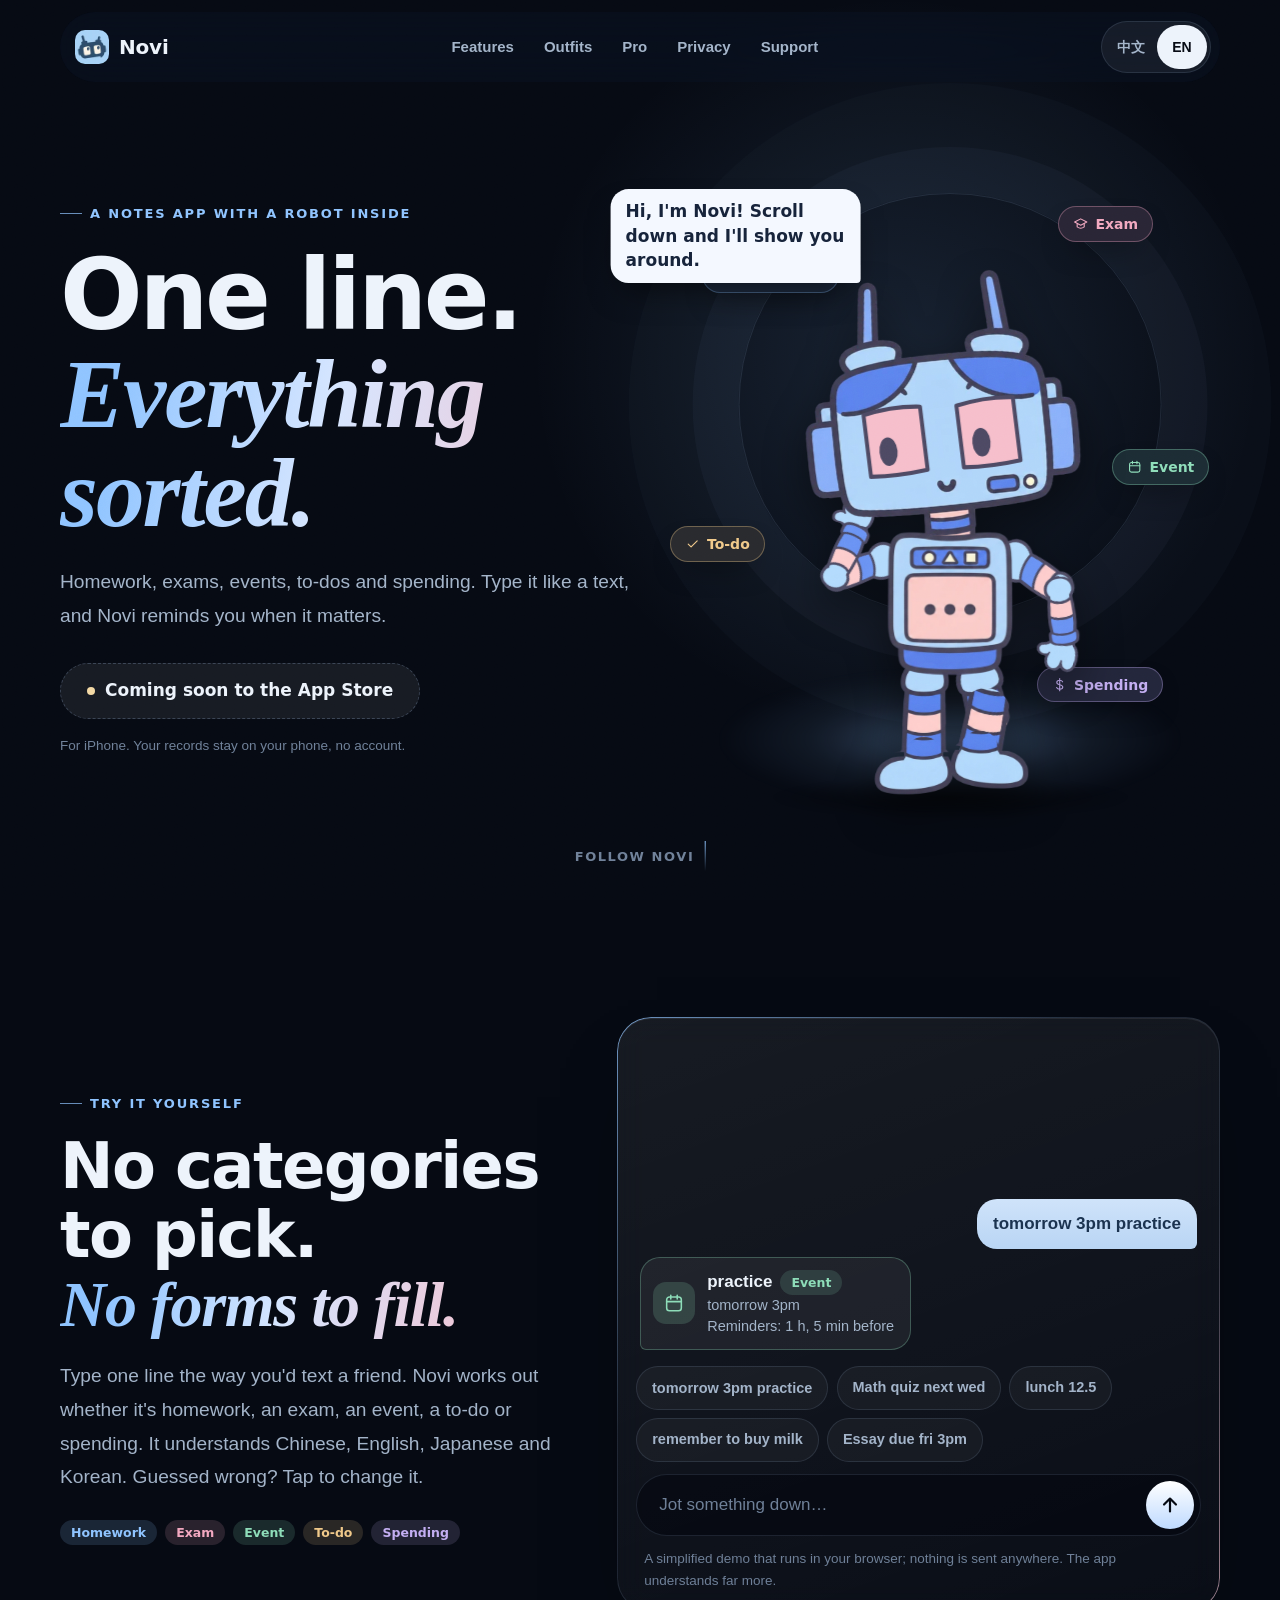
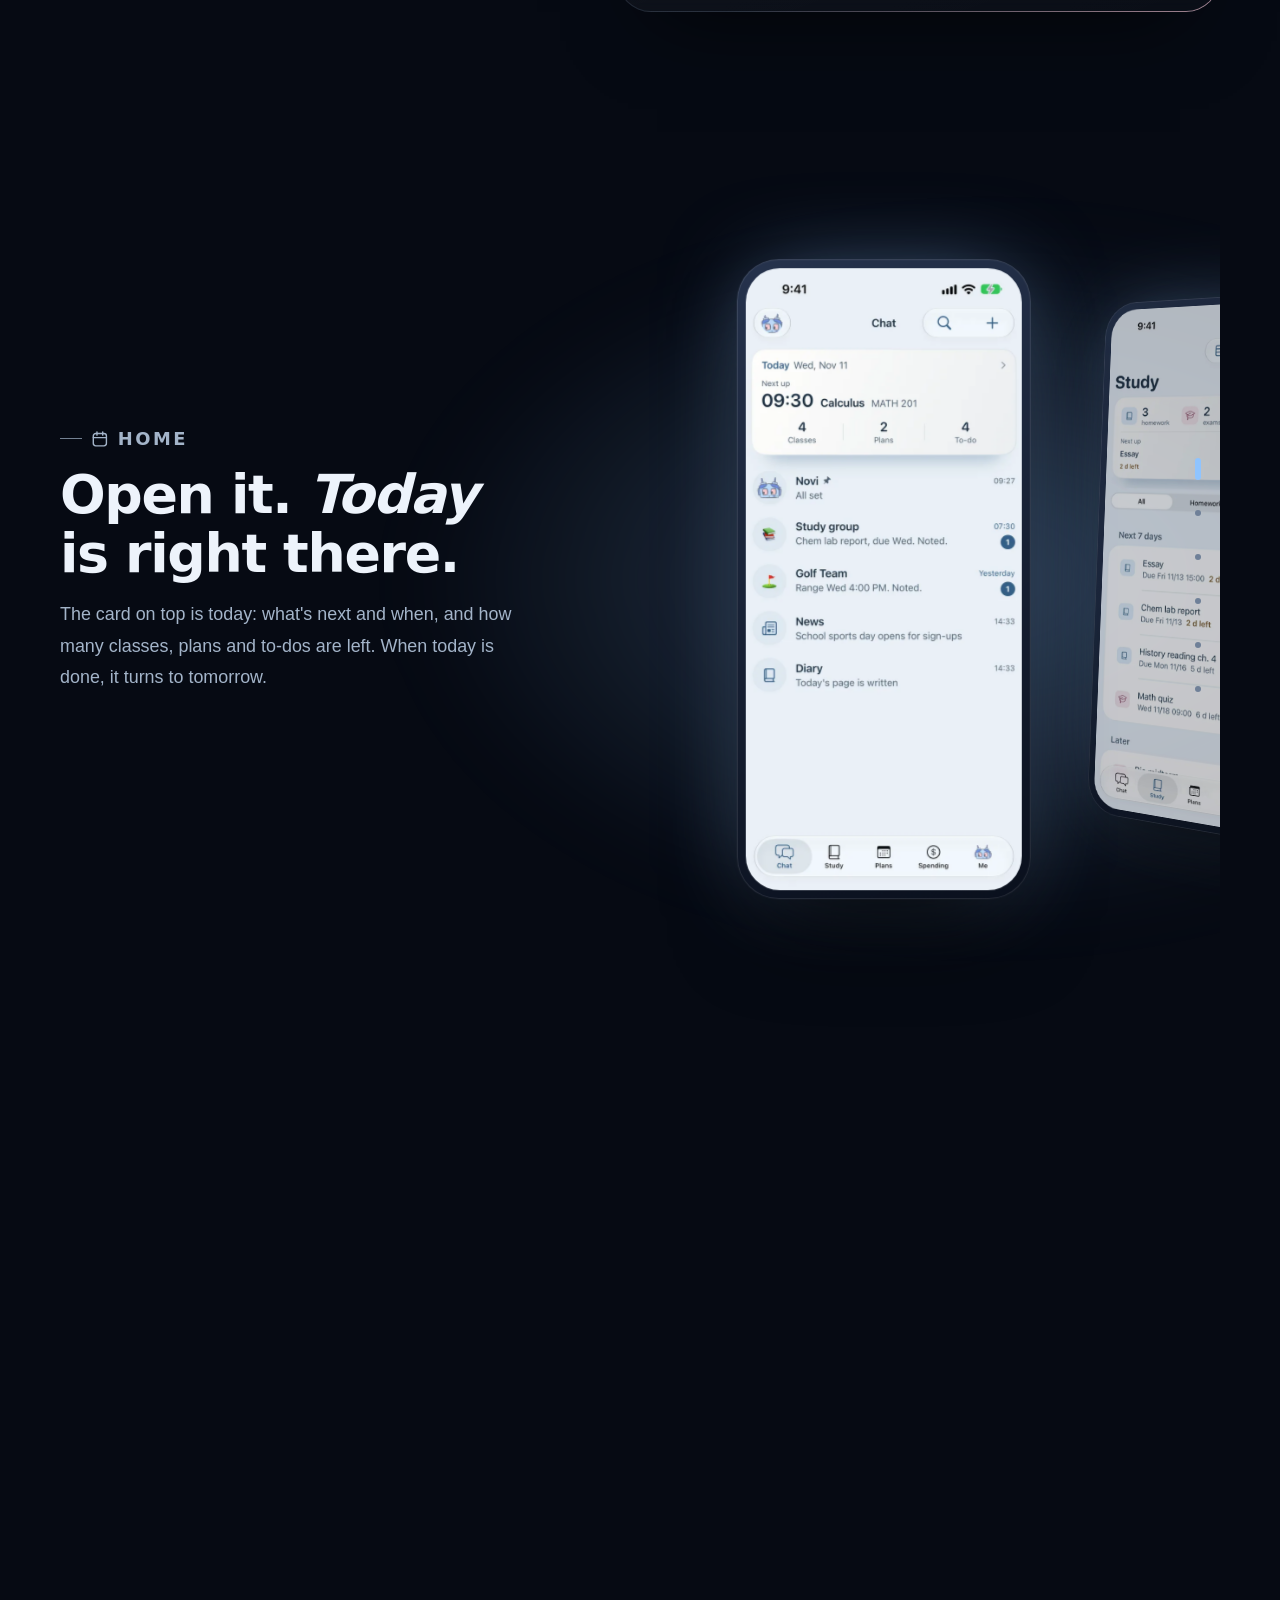
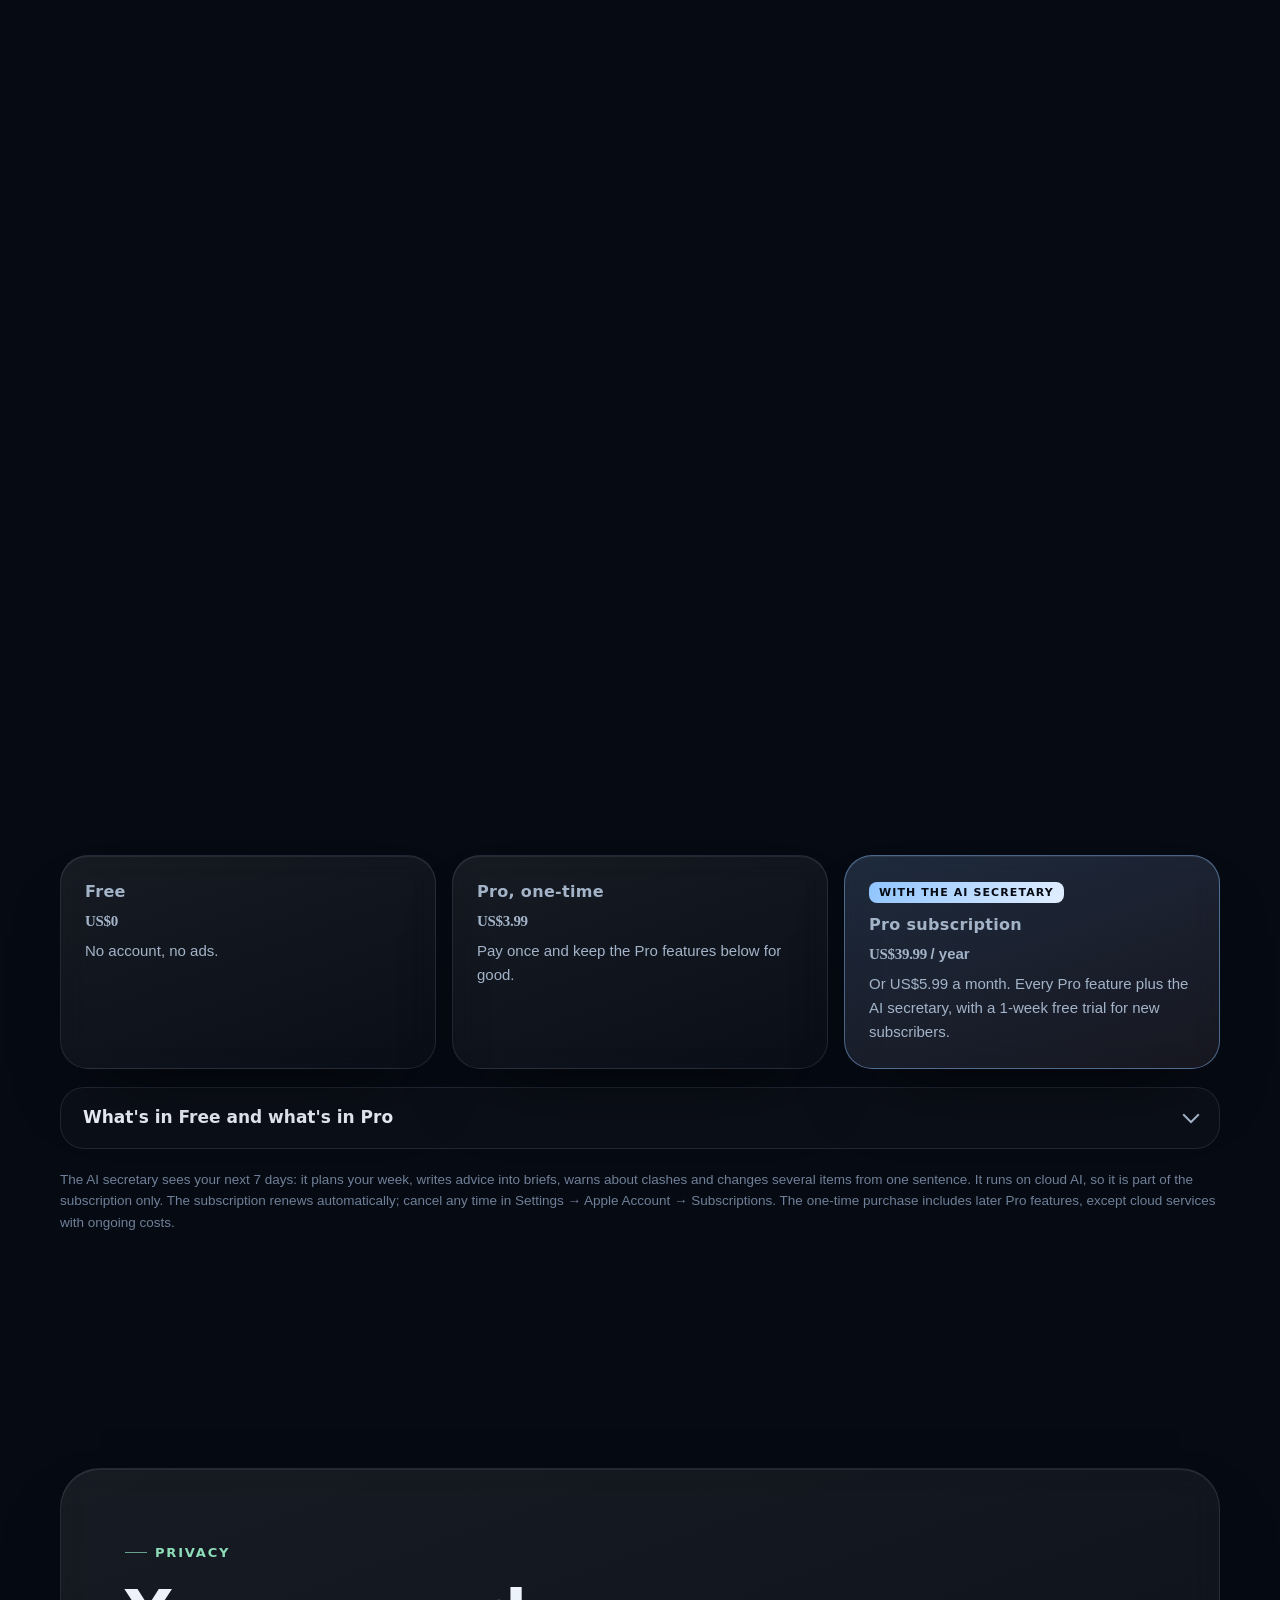
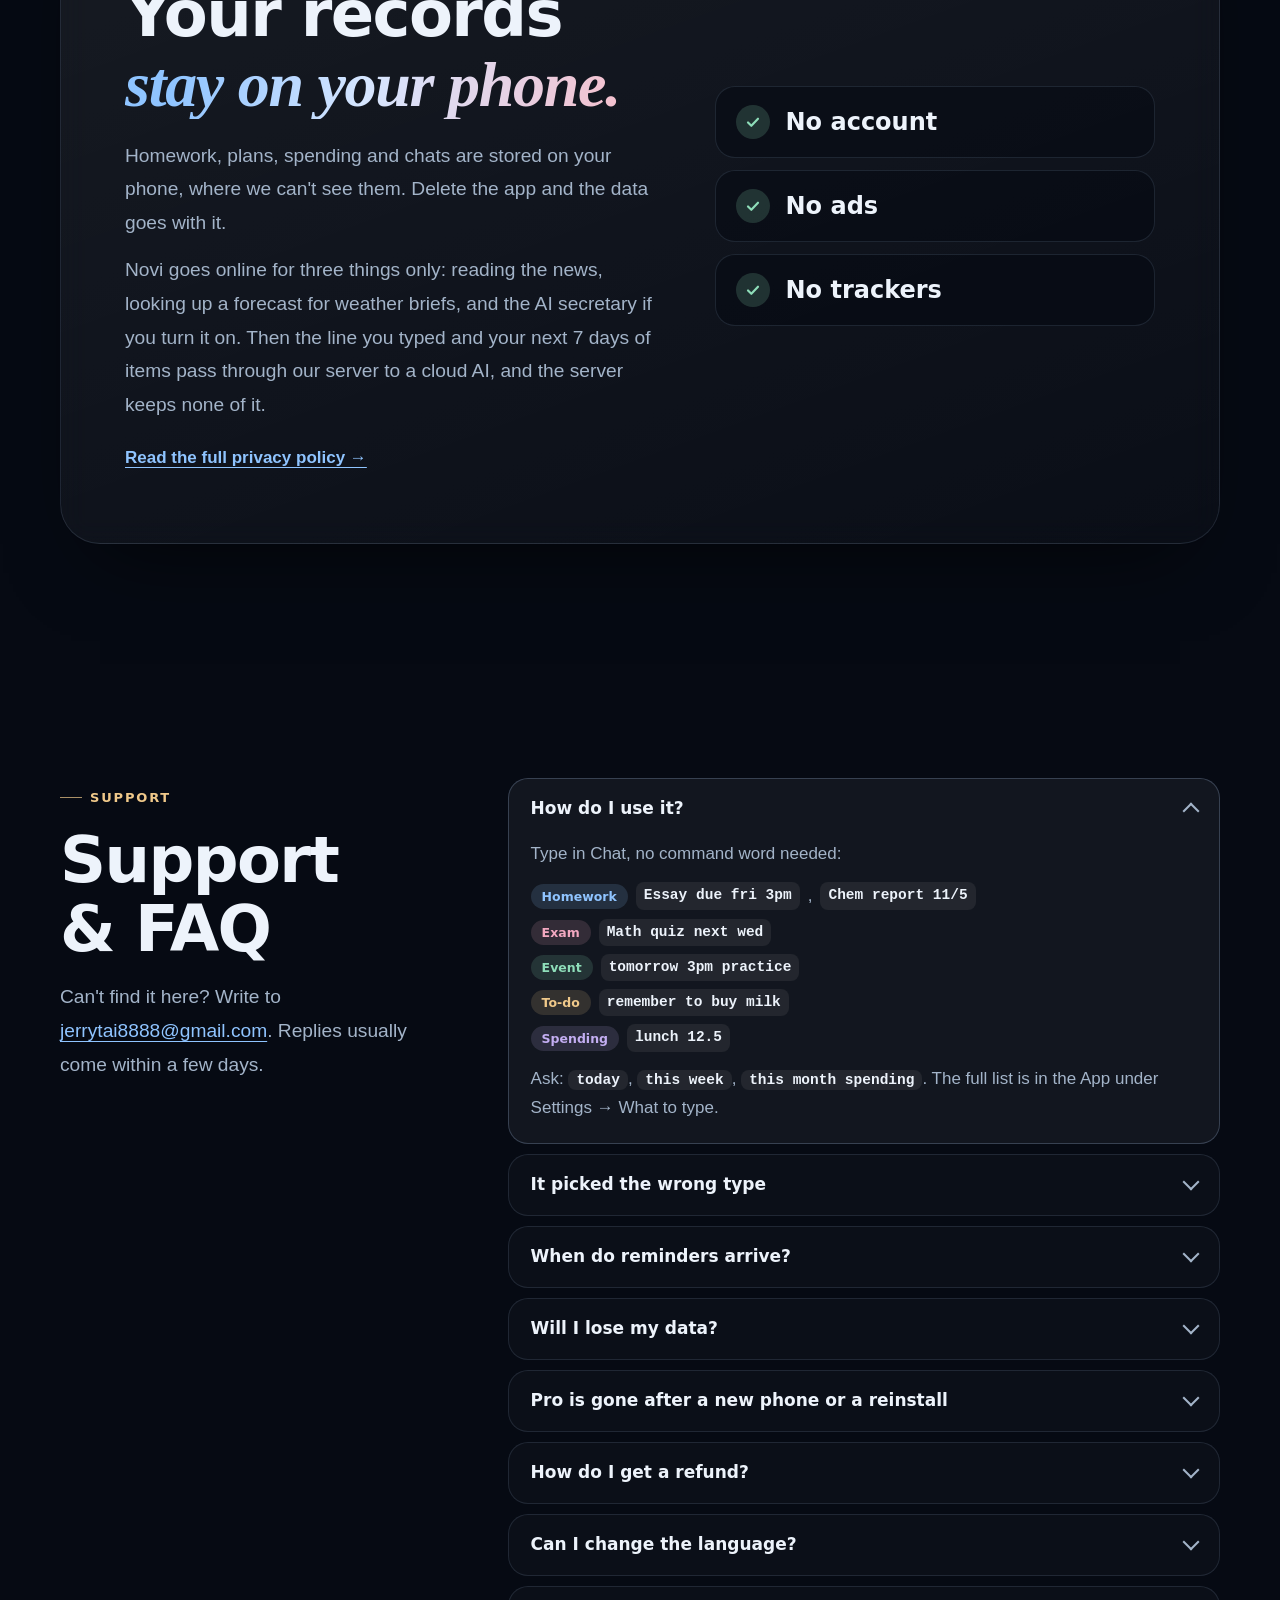
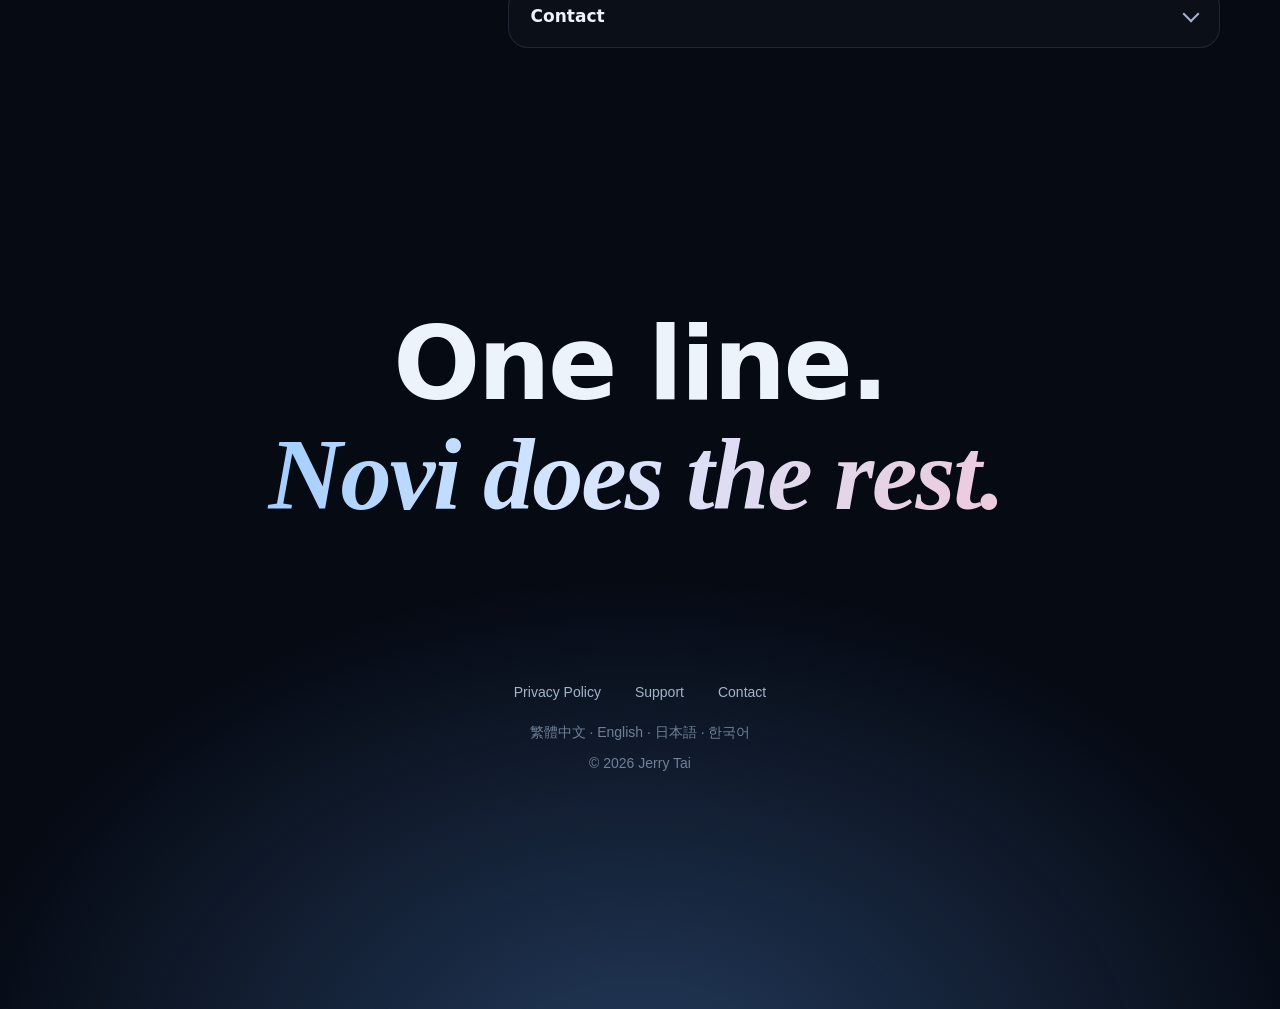
<file: index.html>
<!doctype html>
<html lang="zh-Hant">
<head>
<meta charset="utf-8">
<meta name="viewport" content="width=device-width, initial-scale=1, viewport-fit=cover">
<title>Novi：打一句，幫你分好</title>
<meta name="description" content="Novi 是 iPhone 記事 app，也是陪你記事的小機器人。打一句話，作業、考試、行程、待辦、記帳自動分類，到時提醒。記錄留在你的手機。">
<link rel="canonical" href="https://heynovi.app/">
<meta name="theme-color" content="#060A13">
<meta name="color-scheme" content="dark">
<!-- When Novi is live, uncomment for Safari's own banner: <meta name="apple-itunes-app" content="app-id=6829156001"> -->
<meta property="og:type" content="website">
<meta property="og:site_name" content="Novi">
<meta property="og:title" content="Novi：One line. Everything sorted.">
<meta property="og:description" content="打一句，Novi 幫你分好。Type one line; homework, exams, events, to-dos and spending sort themselves and remind you.">
<meta property="og:url" content="https://heynovi.app/">
<meta property="og:image" content="https://heynovi.app/assets/og.jpg">
<meta property="og:image:width" content="1200">
<meta property="og:image:height" content="630">
<meta property="og:image:alt" content="Novi, a small blue robot waving, next to the words One line. Everything sorted.">
<meta property="og:locale" content="zh_TW">
<meta property="og:locale:alternate" content="en_US">
<meta name="twitter:card" content="summary_large_image">
<link rel="icon" href="assets/favicon-64.png" sizes="64x64" type="image/png">
<link rel="apple-touch-icon" href="assets/apple-touch-icon.png">
<link rel="stylesheet" href="site.css">
<script src="site.js"></script>
<script src="novi.js" defer></script>
<script type="application/ld+json">
{"@context":"https://schema.org","@type":"SoftwareApplication","name":"Novi","operatingSystem":"iOS","applicationCategory":"ProductivityApplication","url":"https://heynovi.app/","image":"https://heynovi.app/assets/og.jpg","description":"Type one line and homework, exams, events, to-dos and spending sort themselves and remind you.","inLanguage":["zh-Hant","en","ja","ko"],"offers":{"@type":"Offer","price":"0","priceCurrency":"USD"},"author":{"@type":"Person","name":"Jerry Tai"}}
</script>
</head>
<body>
<div class="sky" aria-hidden="true"><i></i><i></i><i></i></div>
<div class="grain" aria-hidden="true"></div>
<svg width="0" height="0" class="sprite" aria-hidden="true" focusable="false">
  <symbol id="i-homework" viewBox="0 0 24 24"><path d="M5 4.5h11a3 3 0 0 1 3 3v12H8a3 3 0 0 1-3-3v-12Z"/><path d="M5 16.5a3 3 0 0 1 3-3h11"/></symbol>
  <symbol id="i-exam" viewBox="0 0 24 24"><path d="m2.5 9.5 9.5-5 9.5 5-9.5 5-9.5-5Z"/><path d="M6.5 12v5c3.3 2.4 7.7 2.4 11 0v-5"/></symbol>
  <symbol id="i-event" viewBox="0 0 24 24"><rect x="4" y="5.5" width="16" height="15" rx="3"/><path d="M4 10.5h16M8.5 3.5v4M15.5 3.5v4"/></symbol>
  <symbol id="i-expense" viewBox="0 0 24 24"><path d="M16.5 7.5c-.8-1.6-2.4-2.5-4.5-2.5-2.6 0-4.5 1.4-4.5 3.4 0 4.8 9.3 2.3 9.3 7.2 0 2-2 3.4-4.8 3.4-2.2 0-4-1-4.8-2.7M12 2.5v19"/></symbol>
  <symbol id="i-timer" viewBox="0 0 24 24"><circle cx="12" cy="13.5" r="7.5"/><path d="M12 9.5v4l2.5 1.5M9.5 2.5h5"/></symbol>
  <symbol id="i-check" viewBox="0 0 24 24"><path d="m5 12.5 4.5 4.5L19 7.5"/></symbol>
  <symbol id="i-send" viewBox="0 0 24 24"><path d="M12 19V5M5.5 11.5 12 5l6.5 6.5"/></symbol>
</svg>

<a class="skip" href="#demo"><span lang="zh-Hant">跳到內容</span><span lang="en">Skip to content</span></a>

<header class="nav" data-nav>
  <a class="brand" href="./"><img src="assets/icon-80.webp" alt="" width="34" height="34"> Novi</a>
  <nav class="links" aria-label="Main">
    <a href="#features"><span lang="zh-Hant">功能</span><span lang="en">Features</span></a>
    <a href="#wardrobe"><span lang="zh-Hant">造型</span><span lang="en">Outfits</span></a>
    <a href="#pro">Pro</a>
    <a href="#privacy"><span lang="zh-Hant">隱私</span><span lang="en">Privacy</span></a>
    <a href="#support"><span lang="zh-Hant">支援</span><span lang="en">Support</span></a>
  </nav>
  <div class="nav-end">
    <div class="switch" role="group" aria-label="Language 語言" data-switch hidden>
      <button type="button" data-set-lang="zh">中文</button>
      <button type="button" data-set-lang="en">EN</button>
    </div>
    <button class="menu" type="button" data-menu aria-expanded="false" aria-label="Menu 選單"><span></span></button>
  </div>
</header>

<!-- Novi walks the page: a canvas puppet with its feet on the bottom edge. Decorative; every line it says is also on the page. -->
<div class="novi" data-novi aria-hidden="true"><canvas width="2" height="2"></canvas><button type="button" data-novi-btn tabindex="-1"></button></div>
<p class="novi-say" data-novi-say aria-hidden="true"></p>

<main>
<section class="hero" data-stop="hero" data-x="0.74" data-xm="0.5" data-move="wave">
  <div class="wrap hero-grid">
    <div class="hero-copy">
      <p class="eyebrow" data-reveal><span lang="zh-Hant">iPhone 上的記事小機器人</span><span lang="en">A notes app with a robot inside</span></p>
      <h1 data-reveal style="--d:1">
        <span lang="zh-Hant">打一句，<em>Novi 幫你分好</em></span>
        <span lang="en">One line. <em>Everything sorted.</em></span>
      </h1>
      <p class="lead" data-reveal style="--d:2" lang="zh-Hant">作業、考試、行程、待辦、記帳，像傳訊息一樣打一句，到時候提醒你。</p><p class="lead" data-reveal style="--d:2" lang="en">Homework, exams, events, to-dos and spending. Type it like a text, and Novi reminds you when it matters.</p>
      <div data-reveal style="--d:3"><a class="store" data-store aria-disabled="true"><span class="soon" lang="zh-Hant">即將在 App Store 上架</span><span class="soon" lang="en">Coming soon to the App Store</span><span class="live" lang="zh-Hant">在 App Store 下載</span><span class="live" lang="en">Download on the App Store</span></a></div>
      <p class="fine" data-reveal style="--d:4" lang="zh-Hant">適用 iPhone。記錄留在手機，不用帳號。</p><p class="fine" data-reveal style="--d:4" lang="en">For iPhone. Your records stay on your phone, no account.</p>
    </div>
    <div class="hero-stage" data-hero-stage>
      <img class="fallback" src="assets/novi-wave.webp" width="540" height="928" alt="Novi, a small blue robot with pink eyes, waving. Its chest screen says Hi!">
      <ul class="orbit" aria-hidden="true">
        <li style="--c:var(--homework);--x:4%;--y:16%;--depth:26;--i:0"><svg class="i" viewBox="0 0 24 24" aria-hidden="true"><use href="#i-homework"/></svg><span lang="zh-Hant">作業</span><span lang="en">Homework</span></li>
        <li style="--c:var(--exam);--x:70%;--y:8%;--depth:-18;--i:1"><svg class="i" viewBox="0 0 24 24" aria-hidden="true"><use href="#i-exam"/></svg><span lang="zh-Hant">考試</span><span lang="en">Exam</span></li>
        <li style="--c:var(--event);--x:80%;--y:46%;--depth:34;--i:2"><svg class="i" viewBox="0 0 24 24" aria-hidden="true"><use href="#i-event"/></svg><span lang="zh-Hant">行程</span><span lang="en">Event</span></li>
        <li style="--c:var(--todo);--x:-2%;--y:58%;--depth:-30;--i:3"><svg class="i" viewBox="0 0 24 24" aria-hidden="true"><use href="#i-check"/></svg><span lang="zh-Hant">待辦</span><span lang="en">To-do</span></li>
        <li style="--c:var(--expense);--x:66%;--y:80%;--depth:20;--i:4"><svg class="i" viewBox="0 0 24 24" aria-hidden="true"><use href="#i-expense"/></svg><span lang="zh-Hant">記帳</span><span lang="en">Spending</span></li>
      </ul>
    </div>
  </div>
  <a class="cue" href="#demo"><span lang="zh-Hant">跟著 Novi 往下</span><span lang="en">Follow Novi</span></a>
</section>

<section class="sec" id="demo" data-stop="demo" data-x="0.045" data-xm="0.14" data-move="typing">
  <div class="wrap demo-grid">
    <div>
      <p class="eyebrow" data-reveal><span lang="zh-Hant">親手試試</span><span lang="en">Try it yourself</span></p>
      <h2 lang="zh-Hant" data-reveal style="--d:1">不用選分類，<em>不用填表單</em></h2>
      <h2 lang="en" data-reveal style="--d:1">No categories to pick. <em>No forms to fill.</em></h2>
      <p class="lead" data-reveal style="--d:2" lang="zh-Hant">像傳訊息給朋友一樣打一句，Novi 自己判斷這是作業、考試、行程、待辦還是記帳。中文、英文、日文、韓文都看得懂，判斷錯了，點一下就能改。</p><p class="lead" data-reveal style="--d:2" lang="en">Type one line the way you'd text a friend. Novi works out whether it's homework, an exam, an event, a to-do or spending. It understands Chinese, English, Japanese and Korean. Guessed wrong? Tap to change it.</p>
      <ul class="kinds" data-reveal style="--d:3" aria-hidden="true">
        <li class="tag t-homework"><span lang="zh-Hant">作業</span><span lang="en">Homework</span></li><li class="tag t-exam"><span lang="zh-Hant">考試</span><span lang="en">Exam</span></li><li class="tag t-event"><span lang="zh-Hant">行程</span><span lang="en">Event</span></li><li class="tag t-todo"><span lang="zh-Hant">待辦</span><span lang="en">To-do</span></li><li class="tag t-expense"><span lang="zh-Hant">記帳</span><span lang="en">Spending</span></li>
      </ul>
    </div>
    <div class="console glass" data-console data-reveal style="--d:2">
      <ol class="thread" data-thread aria-live="polite"></ol>
      <div class="chips">
        <button type="button" data-line lang="zh-Hant">明天 3點 練球</button><button type="button" data-line lang="zh-Hant">數學小考 下禮拜三</button><button type="button" data-line lang="zh-Hant">午餐 120</button><button type="button" data-line lang="zh-Hant">記得買牛奶</button><button type="button" data-line lang="zh-Hant">化學報告 11/20</button>
        <button type="button" data-line lang="en">tomorrow 3pm practice</button><button type="button" data-line lang="en">Math quiz next wed</button><button type="button" data-line lang="en">lunch 12.5</button><button type="button" data-line lang="en">remember to buy milk</button><button type="button" data-line lang="en">Essay due fri 3pm</button>
      </div>
      <form class="composer" data-composer>
        <input type="text" data-input autocomplete="off" autocapitalize="off" enterkeyhint="send" maxlength="80">
        <button type="submit"><svg class="i" viewBox="0 0 24 24" aria-hidden="true"><use href="#i-send"/></svg></button>
      </form>
      <p class="fine" lang="zh-Hant">這是網頁上的簡化示範，分類在你的瀏覽器裡完成，不會送出去。App 看得懂的說法更多。</p><p class="fine" lang="en">A simplified demo that runs in your browser; nothing is sent anywhere. The app understands far more.</p>
    </div>
  </div>
</section>

<section class="tour" id="features" data-tour data-stop="tour" data-x="0.47" data-xm="0.14" aria-label="Features">
  <div class="tour-stage">
    <div class="tour-copy">
      <article class="slide" data-slide="home" data-tone="sky">
        <p class="eyebrow"><svg class="i" viewBox="0 0 24 24" aria-hidden="true"><use href="#i-event"/></svg><span lang="zh-Hant">聊天首頁</span><span lang="en">Home</span></p>
        <h3 lang="zh-Hant">一打開，<em>今天</em>就在眼前</h3><h3 lang="en">Open it. <em>Today</em> is right there.</h3>
        <p lang="zh-Hant">最上面那張卡是今天：下一件事幾點、還有幾堂課、幾個行程、幾項待辦。今天的事過完，它會換成明天。</p><p lang="en">The card on top is today: what's next and when, and how many classes, plans and to-dos are left. When today is done, it turns to tomorrow.</p>
      </article>
      <article class="slide" data-slide="study" data-tone="homework">
        <p class="eyebrow"><svg class="i" viewBox="0 0 24 24" aria-hidden="true"><use href="#i-homework"/></svg><span lang="zh-Hant">課業</span><span lang="en">Study</span></p>
        <h3 lang="zh-Hant">再也不會忘記<em>截止日</em></h3><h3 lang="en">Never miss a <em>deadline</em>.</h3>
        <p lang="zh-Hant">作業和考試放在一起，每一筆都有倒數。快到期會變色，逾期會提醒你。長按圓圈完成，會有彩帶。</p><p lang="en">Homework and exams in one list, each with a countdown. It changes colour when it's close and flags what's overdue. Hold the circle to finish, with confetti.</p>
      </article>
      <article class="slide" data-slide="plans" data-tone="event">
        <p class="eyebrow"><svg class="i" viewBox="0 0 24 24" aria-hidden="true"><use href="#i-event"/></svg><span lang="zh-Hant">行程與待辦</span><span lang="en">Plans &amp; to-dos</span></p>
        <h3 lang="zh-Hant">整個月，<em>一眼</em>看完</h3><h3 lang="en">Your whole month, <em>at a glance</em>.</h3>
        <p lang="zh-Hant">月曆上每一天底下直接顯示那天有什麼。待辦可以不寫日期，想到就記。</p><p lang="en">The calendar shows what's on each day, right under the date. To-dos don't need a date; jot them down as they come.</p>
      </article>
      <article class="slide" data-slide="spending" data-tone="expense">
        <p class="eyebrow"><svg class="i" viewBox="0 0 24 24" aria-hidden="true"><use href="#i-expense"/></svg><span lang="zh-Hant">記帳</span><span lang="en">Spending</span></p>
        <h3 lang="zh-Hant">錢花去哪，<em>一看就懂</em></h3><h3 lang="en">Know where it <em>all went</em>.</h3>
        <p lang="zh-Hant">「午餐 120」自動歸到餐飲。圓餅圖看這個月花在哪，可以切換月份看以前的紀錄。</p><p lang="en">"lunch 12.5" lands in Food on its own. A pie chart shows where the month went; flip back to earlier months any time.</p>
      </article>
      <article class="slide" data-slide="focus" data-tone="todo">
        <p class="eyebrow"><svg class="i" viewBox="0 0 24 24" aria-hidden="true"><use href="#i-timer"/></svg><span lang="zh-Hant">讀書計時</span><span lang="en">Focus timer</span></p>
        <h3 lang="zh-Hant">想專心多久，<em>你決定</em></h3><h3 lang="en">Focus <em>your way</em>.</h3>
        <p lang="zh-Hant">5、15、25、45 分鐘，Pro 可以自訂 1 到 180 分鐘。Novi 陪你專心，完成拿一顆糖果。</p><p lang="en">5, 15, 25 or 45 minutes, or any length from 1 to 180 with Pro. Novi keeps you company, and a finished session earns a candy.</p>
      </article>
      <article class="slide" data-slide="timetable" data-tone="butter">
        <p class="eyebrow"><svg class="i" viewBox="0 0 24 24" aria-hidden="true"><use href="#i-exam"/></svg><span lang="zh-Hant">課表與成績</span><span lang="en">Timetable &amp; grades</span><span class="pro-mark">PRO</span></p>
        <h3 lang="zh-Hant">課表和成績，<em>一起算好</em></h3><h3 lang="en">Timetable and grades, <em>worked out</em>.</h3>
        <p lang="zh-Hant">每週課表一眼看完，撞堂會提醒。各科成績算出學期平均和 GPA 估算，還告訴你剩下要考幾分。</p><p lang="en">A weekly timetable that flags clashes. Grades add up to a term average and a GPA estimate, and show what you need on the rest.</p>
      </article>
    </div>
    <div class="reel">
      <figure class="phone" data-phone><img lang="zh-Hant" src="assets/shots2/zh-home.webp" width="660" height="1434" loading="lazy" alt="Novi 聊天首頁：最上面是今天的卡片，下面是聊天室列表。"><img lang="en" src="assets/shots2/en-home.webp" width="660" height="1434" loading="lazy" alt="Novi home: a card for today on top, then the list of chats."></figure>
      <figure class="phone" data-phone><img lang="zh-Hant" src="assets/shots2/zh-study.webp" width="660" height="1434" loading="lazy" alt="Novi 課業頁：作業和考試在同一個列表，每筆標示還剩幾天。"><img lang="en" src="assets/shots2/en-study.webp" width="660" height="1434" loading="lazy" alt="Novi Study screen: homework and exams in one list, each showing the days left."></figure>
      <figure class="phone" data-phone><img lang="zh-Hant" src="assets/shots2/zh-plans.webp" width="660" height="1434" loading="lazy" alt="Novi 行程頁：一週的日期列、當天行程和待辦。"><img lang="en" src="assets/shots2/en-plans.webp" width="660" height="1434" loading="lazy" alt="Novi Plans screen: a week strip, the day's plans and to-dos."></figure>
      <figure class="phone" data-phone><img lang="zh-Hant" src="assets/shots2/zh-spending.webp" width="660" height="1434" loading="lazy" alt="Novi 記帳頁：本月支出總額和分類圓餅圖。"><img lang="en" src="assets/shots2/en-spending.webp" width="660" height="1434" loading="lazy" alt="Novi Spending screen: the month's total and a pie chart by category."></figure>
      <figure class="phone" data-phone><img lang="zh-Hant" src="assets/shots2/zh-focus.webp" width="660" height="1434" loading="lazy" alt="Novi 讀書計時頁：Novi 在倒數圓圈裡陪你。"><img lang="en" src="assets/shots2/en-focus.webp" width="660" height="1434" loading="lazy" alt="Novi Focus timer: Novi sits inside the countdown ring."></figure>
      <figure class="phone" data-phone><img lang="zh-Hant" src="assets/shots2/zh-timetable.webp" width="660" height="1434" loading="lazy" alt="Novi 課表頁：一週的課排成格子，撞堂有提醒。"><img lang="en" src="assets/shots2/en-timetable.webp" width="660" height="1434" loading="lazy" alt="Novi Timetable: the week's classes on a grid, with clashes flagged."></figure>
    </div>
    <div class="dots" role="group" aria-label="Features">
      <button type="button" data-dot aria-label="1 / 6"></button>
      <button type="button" data-dot aria-label="2 / 6"></button>
      <button type="button" data-dot aria-label="3 / 6"></button>
      <button type="button" data-dot aria-label="4 / 6"></button>
      <button type="button" data-dot aria-label="5 / 6"></button>
      <button type="button" data-dot aria-label="6 / 6"></button>
    </div>
  </div>
</section>

<section class="sec" id="wardrobe" data-stop="wardrobe" data-x="0.955" data-xm="0.84" data-move="shy" style="--tone:var(--blush)">
  <div class="wrap closet">
    <div>
      <p class="eyebrow" data-reveal><span lang="zh-Hant">Novi 的衣櫥</span><span lang="en">Novi's wardrobe</span></p>
      <h2 lang="zh-Hant" data-reveal style="--d:1">25+ 套造型，<em>點一件，它現在就換</em></h2>
      <h2 lang="en" data-reveal style="--d:1">25+ outfits. <em>Tap one and Novi changes now.</em></h2>
      <p class="lead" data-reveal style="--d:2" lang="zh-Hant">在 App 裡多開幾天就多一件衣服，節日還有限定造型。下面先挑一套，讓帶路的 Novi 穿給你看。</p><p class="lead" data-reveal style="--d:2" lang="en">In the app, the wardrobe grows as you keep coming back, and holidays bring their own outfits. Pick one below and your guide will wear it.</p>
    </div>
    <ul class="rack" data-rack aria-label="Outfits">
      <li data-reveal style="--d:0"><button type="button" data-outfit="none" aria-pressed="false"><img src="assets/novi-wave.webp" width="540" height="928" loading="lazy" alt=""><span lang="zh-Hant">原本的我</span><span lang="en">Just me</span></button></li>
      <li data-reveal style="--d:1"><button type="button" data-outfit="hoodie" aria-pressed="false"><img src="assets/outfits/hoodie.webp" width="336" height="480" loading="lazy" alt=""><span lang="zh-Hant">校園帽T</span><span lang="en">Campus hoodie</span></button></li>
      <li data-reveal style="--d:2"><button type="button" data-outfit="cardigan" aria-pressed="false"><img src="assets/outfits/cardigan.webp" width="270" height="480" loading="lazy" alt=""><span lang="zh-Hant">圖書館開衫</span><span lang="en">Library cardigan</span></button></li>
      <li data-reveal style="--d:3"><button type="button" data-outfit="varsity" aria-pressed="false"><img src="assets/outfits/varsity.webp" width="291" height="480" loading="lazy" alt=""><span lang="zh-Hant">放學去運動</span><span lang="en">Varsity jacket</span></button></li>
      <li data-reveal style="--d:4"><button type="button" data-outfit="raincoat" aria-pressed="false"><img src="assets/outfits/raincoat.webp" width="323" height="480" loading="lazy" alt=""><span lang="zh-Hant">雨天也出門</span><span lang="en">Rainy-day coat</span></button></li>
      <li data-reveal style="--d:5"><button type="button" data-outfit="pajamas" aria-pressed="false"><img src="assets/outfits/pajamas.webp" width="348" height="480" loading="lazy" alt=""><span lang="zh-Hant">月亮睡衣</span><span lang="en">Moon pajamas</span></button></li>
      <li data-reveal style="--d:0"><button type="button" data-outfit="chef" aria-pressed="false"><img src="assets/outfits/chef.webp" width="333" height="480" loading="lazy" alt=""><span lang="zh-Hant">小小料理家</span><span lang="en">Little cook</span></button></li>
      <li data-reveal style="--d:1"><button type="button" data-outfit="golf" aria-pressed="false"><img src="assets/outfits/golf.webp" width="278" height="480" loading="lazy" alt=""><span lang="zh-Hant">果嶺小球員</span><span lang="en">Golf Day</span></button></li>
      <li data-reveal style="--d:2"><button type="button" data-outfit="graduate" aria-pressed="false"><img src="assets/outfits/graduate.webp" width="276" height="480" loading="lazy" alt=""><span lang="zh-Hant">畢業典禮</span><span lang="en">Graduation</span></button></li>
      <li data-reveal style="--d:3"><button type="button" data-outfit="witch" aria-pressed="false"><img src="assets/outfits/witch.webp" width="394" height="480" loading="lazy" alt=""><span lang="zh-Hant">月亮小巫師</span><span lang="en">Moon witch</span></button></li>
    </ul>
  </div>
</section>

<section class="sec" id="pro" data-stop="pro" data-x="0.045" data-xm="0.14" data-move="flex" style="--tone:var(--butter)">
  <div class="wrap">
    <div class="pro-top">
      <div>
        <p class="eyebrow" data-reveal>Novi Pro</p>
        <h2 lang="zh-Hant" data-reveal style="--d:1">免費就能用，<em>想要更多再升級</em></h2>
        <h2 lang="en" data-reveal style="--d:1">Free to use. <em>More when you want it.</em></h2>
        <p class="lead" data-reveal style="--d:2" lang="zh-Hant">打一句分類、提醒、課業、月曆、待辦、記帳、新聞，全部免費。Pro 有買斷和訂閱兩種，各地價格以 App Store 顯示為準。</p><p class="lead" data-reveal style="--d:2" lang="en">Sorting, reminders, study, calendar, to-dos, spending and news are all free. Pro comes as a one-time purchase or a subscription; the App Store shows the price for your region.</p>
      </div>
      <div class="duo" data-reveal style="--d:2" aria-hidden="true">
        <figure class="phone"><img lang="zh-Hant" src="assets/shots2/zh-grades.webp" width="660" height="1434" loading="lazy" alt=""><img lang="en" src="assets/shots2/en-grades.webp" width="660" height="1434" loading="lazy" alt=""></figure>
        <figure class="phone"><img lang="zh-Hant" src="assets/shots2/zh-chat.webp" width="660" height="1434" loading="lazy" alt=""><img lang="en" src="assets/shots2/en-chat.webp" width="660" height="1434" loading="lazy" alt=""></figure>
      </div>
    </div>
    <div class="plans">
      <div class="plan-card glass" data-reveal>
        <h3><span lang="zh-Hant">免費</span><span lang="en">Free</span></h3>
        <p class="price">US$0</p>
        <p lang="zh-Hant">不用帳號，沒有廣告。</p><p lang="en">No account, no ads.</p>
      </div>
      <div class="plan-card glass" data-reveal style="--d:1">
        <h3><span lang="zh-Hant">Pro 買斷</span><span lang="en">Pro, one-time</span></h3>
        <p class="price">US$3.99</p>
        <p lang="zh-Hant">付一次，下表的 Pro 功能永久擁有。</p><p lang="en">Pay once and keep the Pro features below for good.</p>
      </div>
      <div class="plan-card glass best" data-reveal style="--d:2">
        <span class="flag"><span lang="zh-Hant">含 AI 秘書</span><span lang="en">WITH THE AI SECRETARY</span></span>
        <h3><span lang="zh-Hant">Pro 訂閱</span><span lang="en">Pro subscription</span></h3>
        <p class="price">US$39.99 <small><span lang="zh-Hant">／年</span><span lang="en">/ year</span></small></p>
        <p lang="zh-Hant">或 US$5.99／月。所有 Pro 功能，再加上 AI 秘書；新訂閱可免費試用 1 週。</p><p lang="en">Or US$5.99 a month. Every Pro feature plus the AI secretary, with a 1-week free trial for new subscribers.</p>
      </div>
    </div>
    <details class="compare" data-reveal>
      <summary><span lang="zh-Hant">免費版和 Pro 差在哪</span><span lang="en">What's in Free and what's in Pro</span></summary>
      <table>
        <thead>
          <tr>
            <th scope="col"><span class="sr-only" lang="zh-Hant">功能</span><span class="sr-only" lang="en">Feature</span></th>
            <th scope="col"><span lang="zh-Hant">免費</span><span lang="en">Free</span></th>
            <th scope="col" class="pro">Pro</th>
          </tr>
        </thead>
        <tbody>
          <tr><th scope="row"><span lang="zh-Hant">打一句自動分類</span><span lang="en">One line, sorted for you</span></th><td><svg role="img" aria-label="✓"><use href="#i-check"/></svg></td><td><svg role="img" aria-label="✓"><use href="#i-check"/></svg></td></tr>
          <tr><th scope="row"><span lang="zh-Hant">提醒</span><span lang="en">Reminders</span></th><td><svg role="img" aria-label="✓"><use href="#i-check"/></svg></td><td><svg role="img" aria-label="✓"><use href="#i-check"/></svg></td></tr>
          <tr><th scope="row"><span lang="zh-Hant">課業、月曆、待辦、記帳</span><span lang="en">Study, calendar, to-dos, spending</span></th><td><svg role="img" aria-label="✓"><use href="#i-check"/></svg></td><td><svg role="img" aria-label="✓"><use href="#i-check"/></svg></td></tr>
          <tr><th scope="row"><span lang="zh-Hant">新聞</span><span lang="en">News</span></th><td><svg role="img" aria-label="✓"><use href="#i-check"/></svg></td><td><svg role="img" aria-label="✓"><use href="#i-check"/></svg></td></tr>
          <tr><th scope="row"><span lang="zh-Hant">衣櫥</span><span lang="en">Wardrobe</span></th><td><span lang="zh-Hant">多開幾天解鎖</span><span lang="en">Unlocks as you use Novi</span></td><td><span lang="zh-Hant">立刻全開</span><span lang="en">All open right away</span></td></tr>
          <tr><th scope="row"><span lang="zh-Hant">日記簿，可用 Face ID 上鎖</span><span lang="en">Diary with Face ID lock</span></th><td class="none">—<span class="sr-only" lang="zh-Hant">不含</span><span class="sr-only" lang="en">Not included</span></td><td><svg role="img" aria-label="✓"><use href="#i-check"/></svg></td></tr>
          <tr><th scope="row"><span lang="zh-Hant">動態島陪讀</span><span lang="en">Focus timer on the Dynamic Island</span></th><td class="none">—<span class="sr-only" lang="zh-Hant">不含</span><span class="sr-only" lang="en">Not included</span></td><td><svg role="img" aria-label="✓"><use href="#i-check"/></svg></td></tr>
          <tr><th scope="row"><span lang="zh-Hant">讀書計時</span><span lang="en">Focus timer</span></th><td><span lang="zh-Hant">5、15、25、45 分鐘</span><span lang="en">5, 15, 25 or 45 minutes</span></td><td><span lang="zh-Hant">自訂 1 到 180 分鐘</span><span lang="en">Any length, 1 to 180 minutes</span></td></tr>
          <tr><th scope="row"><span lang="zh-Hant">自訂簡報</span><span lang="en">Custom briefs</span></th><td><span lang="zh-Hant">1 個</span><span lang="en">1</span></td><td><span lang="zh-Hant">無上限</span><span lang="en">Unlimited</span></td></tr>
          <tr><th scope="row"><span lang="zh-Hant">聊天室背景</span><span lang="en">Chat background</span></th><td><span lang="zh-Hant">內建背景</span><span lang="en">Built-in backgrounds</span></td><td><span lang="zh-Hant">也能用自己的照片</span><span lang="en">Your own photo too</span></td></tr>
          <tr><th scope="row"><span lang="zh-Hant">語氣和稱呼</span><span lang="en">Reply tone and nickname</span></th><td class="none">—<span class="sr-only" lang="zh-Hant">不含</span><span class="sr-only" lang="en">Not included</span></td><td><svg role="img" aria-label="✓"><use href="#i-check"/></svg></td></tr>
          <tr><th scope="row"><span lang="zh-Hant">課表與成績，含 GPA 估算</span><span lang="en">Timetable and grades, with a GPA estimate</span></th><td class="none">—<span class="sr-only" lang="zh-Hant">不含</span><span class="sr-only" lang="en">Not included</span></td><td><svg role="img" aria-label="✓"><use href="#i-check"/></svg></td></tr>
          <tr><th scope="row"><span lang="zh-Hant">完整備份</span><span lang="en">Full backup</span></th><td class="none">—<span class="sr-only" lang="zh-Hant">不含</span><span class="sr-only" lang="en">Not included</span></td><td><svg role="img" aria-label="✓"><use href="#i-check"/></svg></td></tr>
          <tr><th scope="row"><span lang="zh-Hant">月回顧分享卡</span><span lang="en">Monthly recap card</span></th><td class="none">—<span class="sr-only" lang="zh-Hant">不含</span><span class="sr-only" lang="en">Not included</span></td><td><svg role="img" aria-label="✓"><use href="#i-check"/></svg></td></tr>
        </tbody>
      </table>
    </details>
    <p class="fine pro-note" lang="zh-Hant">AI 秘書看得到你接下來 7 天的行程，幫你排一週計畫、在簡報裡寫建議、提醒撞期，也能用講的一次改好幾筆。它用的是雲端 AI，所以只在訂閱方案裡。訂閱會自動續訂，可隨時到「設定 → Apple 帳號 → 訂閱」取消。買斷包含之後新增的 Pro 功能，需要持續付費的雲端服務除外。</p><p class="fine pro-note" lang="en">The AI secretary sees your next 7 days: it plans your week, writes advice into briefs, warns about clashes and changes several items from one sentence. It runs on cloud AI, so it is part of the subscription only. The subscription renews automatically; cancel any time in Settings → Apple Account → Subscriptions. The one-time purchase includes later Pro features, except cloud services with ongoing costs.</p>
  </div>
</section>

<section class="sec" id="privacy" data-stop="privacy" data-x="0.955" data-xm="0.84" data-move="hug" style="--tone:var(--event)">
  <div class="wrap">
    <div class="vault glass" data-reveal>
      <div>
        <p class="eyebrow"><span lang="zh-Hant">隱私</span><span lang="en">Privacy</span></p>
        <h2 lang="zh-Hant">你的記錄，<em>留在你的手機</em></h2>
        <h2 lang="en">Your records <em>stay on your phone.</em></h2>
        <p class="lead" lang="zh-Hant">作業、行程、記帳和聊天都存在手機裡，我們看不到。刪掉 App，資料就一起刪掉。</p><p class="lead" lang="en">Homework, plans, spending and chats are stored on your phone, where we can't see them. Delete the app and the data goes with it.</p>
        <p class="lead" lang="zh-Hant">Novi 只在三種時候連網：讀新聞、替天氣簡報查預報，以及你自己打開 AI 秘書的時候。打開後，你打的那句話和接下來 7 天的事項會經過我們的伺服器交給雲端 AI，伺服器不保存內容。</p><p class="lead" lang="en">Novi goes online for three things only: reading the news, looking up a forecast for weather briefs, and the AI secretary if you turn it on. Then the line you typed and your next 7 days of items pass through our server to a cloud AI, and the server keeps none of it.</p>
        <a class="more" href="privacy.html"><span lang="zh-Hant">閱讀完整隱私權政策 →</span><span lang="en">Read the full privacy policy →</span></a>
      </div>
      <ul class="trio">
        <li><span lang="zh-Hant">沒有帳號</span><span lang="en">No account</span></li>
        <li><span lang="zh-Hant">沒有廣告</span><span lang="en">No ads</span></li>
        <li><span lang="zh-Hant">沒有追蹤工具</span><span lang="en">No trackers</span></li>
      </ul>
    </div>
  </div>
</section>

<section class="sec" id="support" data-stop="support" data-x="0.045" data-xm="0.14" data-move="think" style="--tone:var(--todo)">
  <div class="wrap help">
    <div class="help-head">
      <p class="eyebrow" data-reveal><span lang="zh-Hant">支援</span><span lang="en">Support</span></p>
      <h2 lang="zh-Hant" data-reveal style="--d:1">支援與常見問題</h2>
      <h2 lang="en" data-reveal style="--d:1">Support &amp; FAQ</h2>
      <p class="lead" data-reveal style="--d:2" lang="zh-Hant">找不到答案？來信 <a href="mailto:jerrytai8888@gmail.com">jerrytai8888@gmail.com</a>，通常幾天內回覆。</p><p class="lead" data-reveal style="--d:2" lang="en">Can&#39;t find it here? Write to <a href="mailto:jerrytai8888@gmail.com">jerrytai8888@gmail.com</a>. Replies usually come within a few days.</p>
    </div>
    <div class="faq" data-reveal style="--d:1">
    <section id="zh" lang="zh-Hant">
      <h2>支援與常見問題</h2>
      <details open>
        <summary><h3>怎麼用？</h3></summary>
        <div class="a">
          <p>在「聊天」直接打字，不用加開頭：</p>
          <ul class="howto">
          <li><span class="tag t-homework">作業</span><code>Essay due fri 3pm</code>、<code>化學報告 11/5</code></li>
          <li><span class="tag t-exam">考試</span><code>數學小考 下禮拜三</code></li>
          <li><span class="tag t-event">行程</span><code>明天 3點 練球</code></li>
          <li><span class="tag t-todo">待辦</span><code>記得買牛奶</code></li>
          <li><span class="tag t-expense">記帳</span><code>午餐 120</code></li>
          </ul>
          <p>查詢：<code>今天有什麼</code>、<code>這週有什麼</code>、<code>本月支出</code>。完整說明在 App 的「設定 → 聊天怎麼打」。</p>
        </div>
      </details>
      <details>
        <summary><h3>判斷錯類型怎麼辦？</h3></summary>
        <div class="a">
          <p>到該筆所在的列表點它，就能改類型、時間和備註。</p>
        </div>
      </details>
      <details>
        <summary><h3>提醒什麼時候來？</h3></summary>
        <div class="a">
          <p>作業：截止前 1 天、前 2 小時。考試：前 3 天、前 1 天、前 1 小時。行程：前 1 小時和前 5 分鐘。每一種都能在「設定」改時間和次數。有日期的待辦：時間到。要先在「設定」開啟通知。</p>
        </div>
      </details>
      <details>
        <summary><h3>資料會不會不見？</h3></summary>
        <div class="a">
          <p>資料存在手機本機；移除 App 會一併刪除。開啟 iCloud 裝置備份可以跟著備份，Pro 也能把全部資料匯出成一個檔案。</p>
        </div>
      </details>
      <details>
        <summary><h3>換手機或重裝後，Pro 不見了？</h3></summary>
        <div class="a">
          <p>用同一個 Apple 帳號打開「我的 → 齒輪 → Novi Pro」，按「恢復購買」，不會再收一次錢。</p>
        </div>
      </details>
      <details>
        <summary><h3>怎麼退款？</h3></summary>
        <div class="a">
          <p>付款和退款都由 Apple 處理，請到 <a href="https://reportaproblem.apple.com">reportaproblem.apple.com</a> 申請。</p>
        </div>
      </details>
      <details>
        <summary><h3>可以換語言嗎？</h3></summary>
        <div class="a">
          <p>可以。「設定 → 語言」可選跟隨系統、繁體中文、English、日本語或 한국어。</p>
        </div>
      </details>
      <details>
        <summary><h3>聯絡</h3></summary>
        <div class="a">
          <p>問題與建議請來信 <a href="mailto:jerrytai8888@gmail.com">jerrytai8888@gmail.com</a>，通常會在幾天內回覆。</p>
        </div>
      </details>
    </section>
    <section id="en" lang="en">
      <h2>Support &amp; FAQ</h2>
      <details open>
        <summary><h3>How do I use it?</h3></summary>
        <div class="a">
          <p>Type in Chat, no command word needed:</p>
          <ul class="howto">
          <li><span class="tag t-homework">Homework</span><code>Essay due fri 3pm</code>, <code>Chem report 11/5</code></li>
          <li><span class="tag t-exam">Exam</span><code>Math quiz next wed</code></li>
          <li><span class="tag t-event">Event</span><code>tomorrow 3pm practice</code></li>
          <li><span class="tag t-todo">To-do</span><code>remember to buy milk</code></li>
          <li><span class="tag t-expense">Spending</span><code>lunch 12.5</code></li>
          </ul>
          <p>Ask: <code>today</code>, <code>this week</code>, <code>this month spending</code>. The full list is in the App under Settings → What to type.</p>
        </div>
      </details>
      <details>
        <summary><h3>It picked the wrong type</h3></summary>
        <div class="a">
          <p>Tap the item in its list to change the type, time and notes.</p>
        </div>
      </details>
      <details>
        <summary><h3>When do reminders arrive?</h3></summary>
        <div class="a">
          <p>Homework: 1 day and 2 hours before. Exams: 3 days, 1 day and 1 hour before. Events: 1 hour and 5 minutes before. Each kind can be changed in Settings. Dated to-dos: at the time. Turn on notifications in Settings first.</p>
        </div>
      </details>
      <details>
        <summary><h3>Will I lose my data?</h3></summary>
        <div class="a">
          <p>Data lives on your phone; deleting the App deletes it. iCloud device backup includes it, and Pro can export everything to one file.</p>
        </div>
      </details>
      <details>
        <summary><h3>Pro is gone after a new phone or a reinstall</h3></summary>
        <div class="a">
          <p>With the same Apple Account, open Me → gear → Novi Pro and tap Restore Purchases. You won't be charged again.</p>
        </div>
      </details>
      <details>
        <summary><h3>How do I get a refund?</h3></summary>
        <div class="a">
          <p>Apple handles payments and refunds. Request one at <a href="https://reportaproblem.apple.com">reportaproblem.apple.com</a>.</p>
        </div>
      </details>
      <details>
        <summary><h3>Can I change the language?</h3></summary>
        <div class="a">
          <p>Yes: Settings → Language, choose Follow system, 繁體中文, English, 日本語 or 한국어.</p>
        </div>
      </details>
      <details>
        <summary><h3>Contact</h3></summary>
        <div class="a">
          <p>Questions and suggestions: <a href="mailto:jerrytai8888@gmail.com">jerrytai8888@gmail.com</a>. Replies usually within a few days.</p>
        </div>
      </details>
    </section>
    </div>
  </div>
</section>
</main>

<footer data-stop="bye" data-x="0.5" data-xm="0.5" data-move="wave">
  <h2 lang="zh-Hant" data-reveal>打一句，<em>剩下交給 Novi</em></h2>
  <h2 lang="en" data-reveal>One line. <em>Novi does the rest.</em></h2>
  <div data-reveal style="--d:1"><a class="store" data-store aria-disabled="true"><span class="soon" lang="zh-Hant">即將在 App Store 上架</span><span class="soon" lang="en">Coming soon to the App Store</span><span class="live" lang="zh-Hant">在 App Store 下載</span><span class="live" lang="en">Download on the App Store</span></a></div>
  <div class="foot">
    <nav aria-label="Footer">
      <a href="privacy.html"><span lang="zh-Hant">隱私權政策</span><span lang="en">Privacy Policy</span></a>
      <a href="#support"><span lang="zh-Hant">支援</span><span lang="en">Support</span></a>
      <a href="mailto:jerrytai8888@gmail.com"><span lang="zh-Hant">聯絡</span><span lang="en">Contact</span></a>
    </nav>
    <p>繁體中文 · English · 日本語 · 한국어</p>
    <p>© 2026 Jerry Tai</p>
  </div>
</footer>
</body>
</html>
</file>
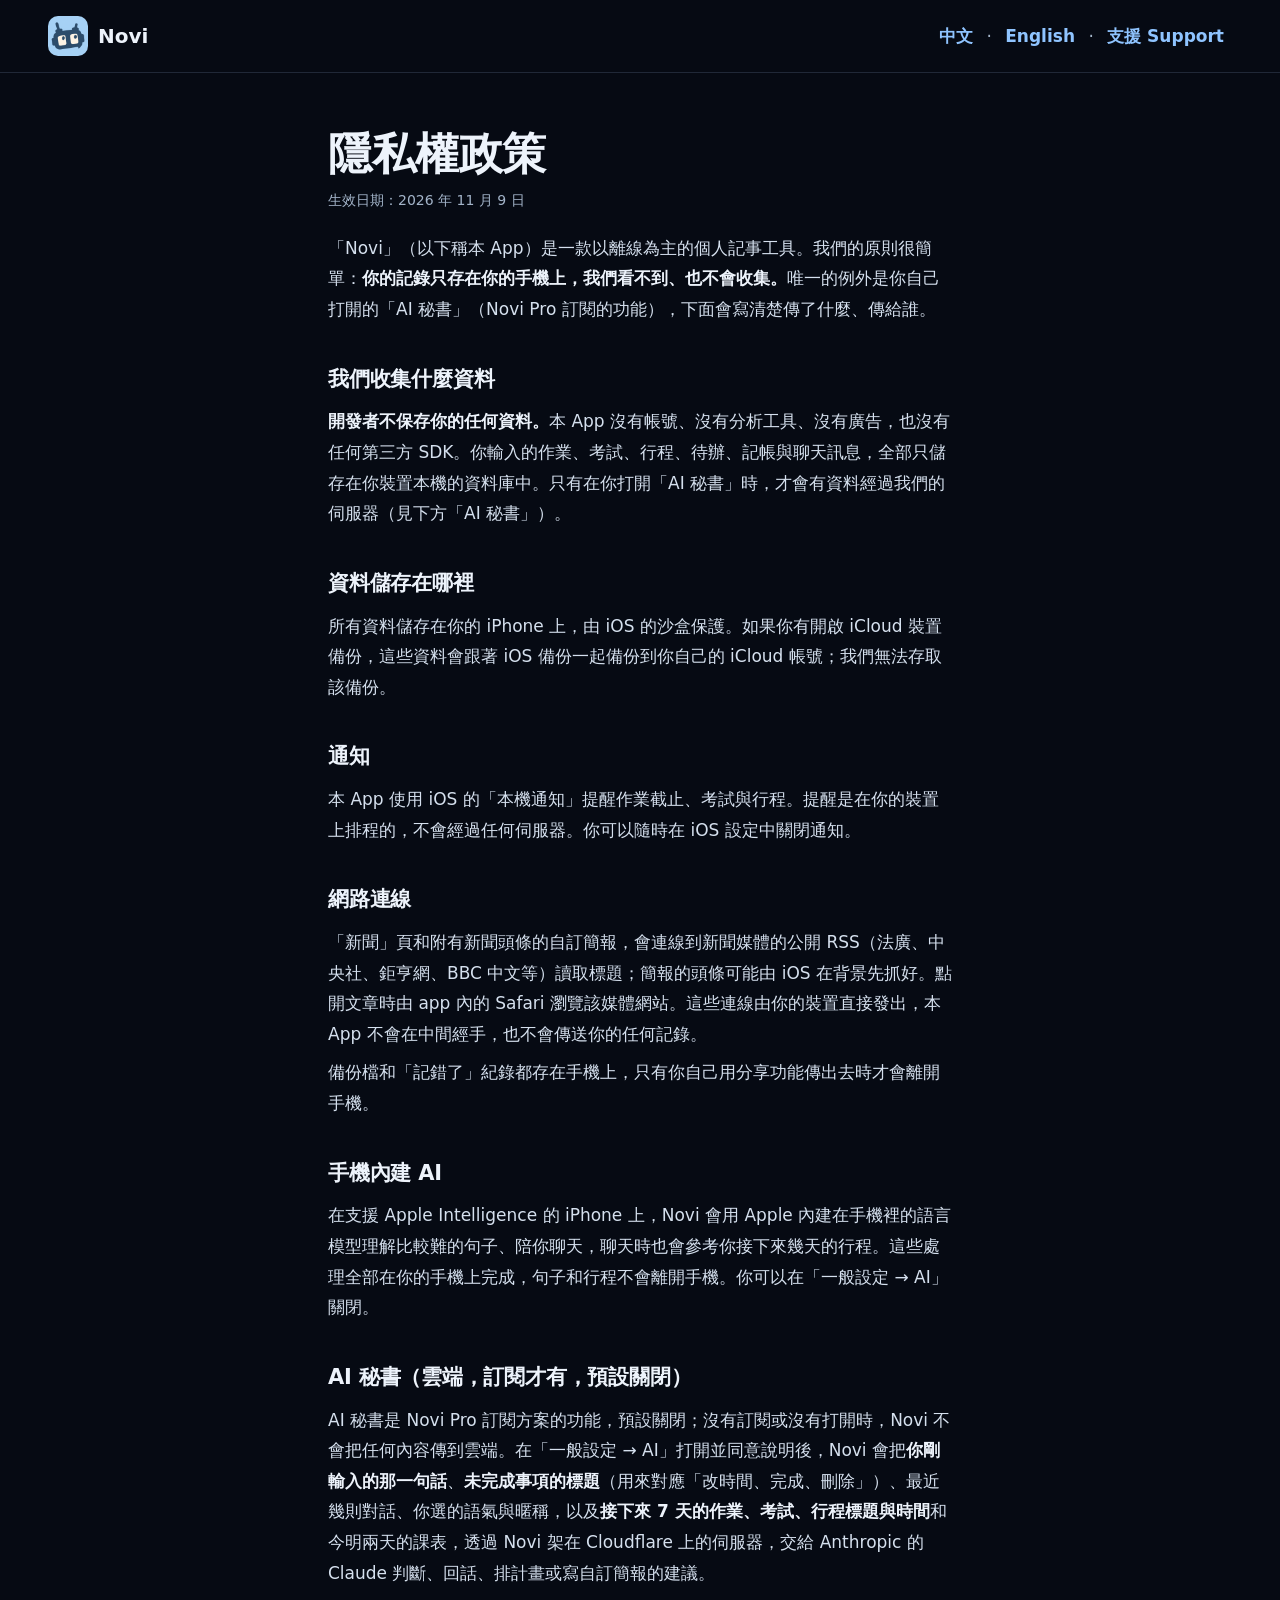
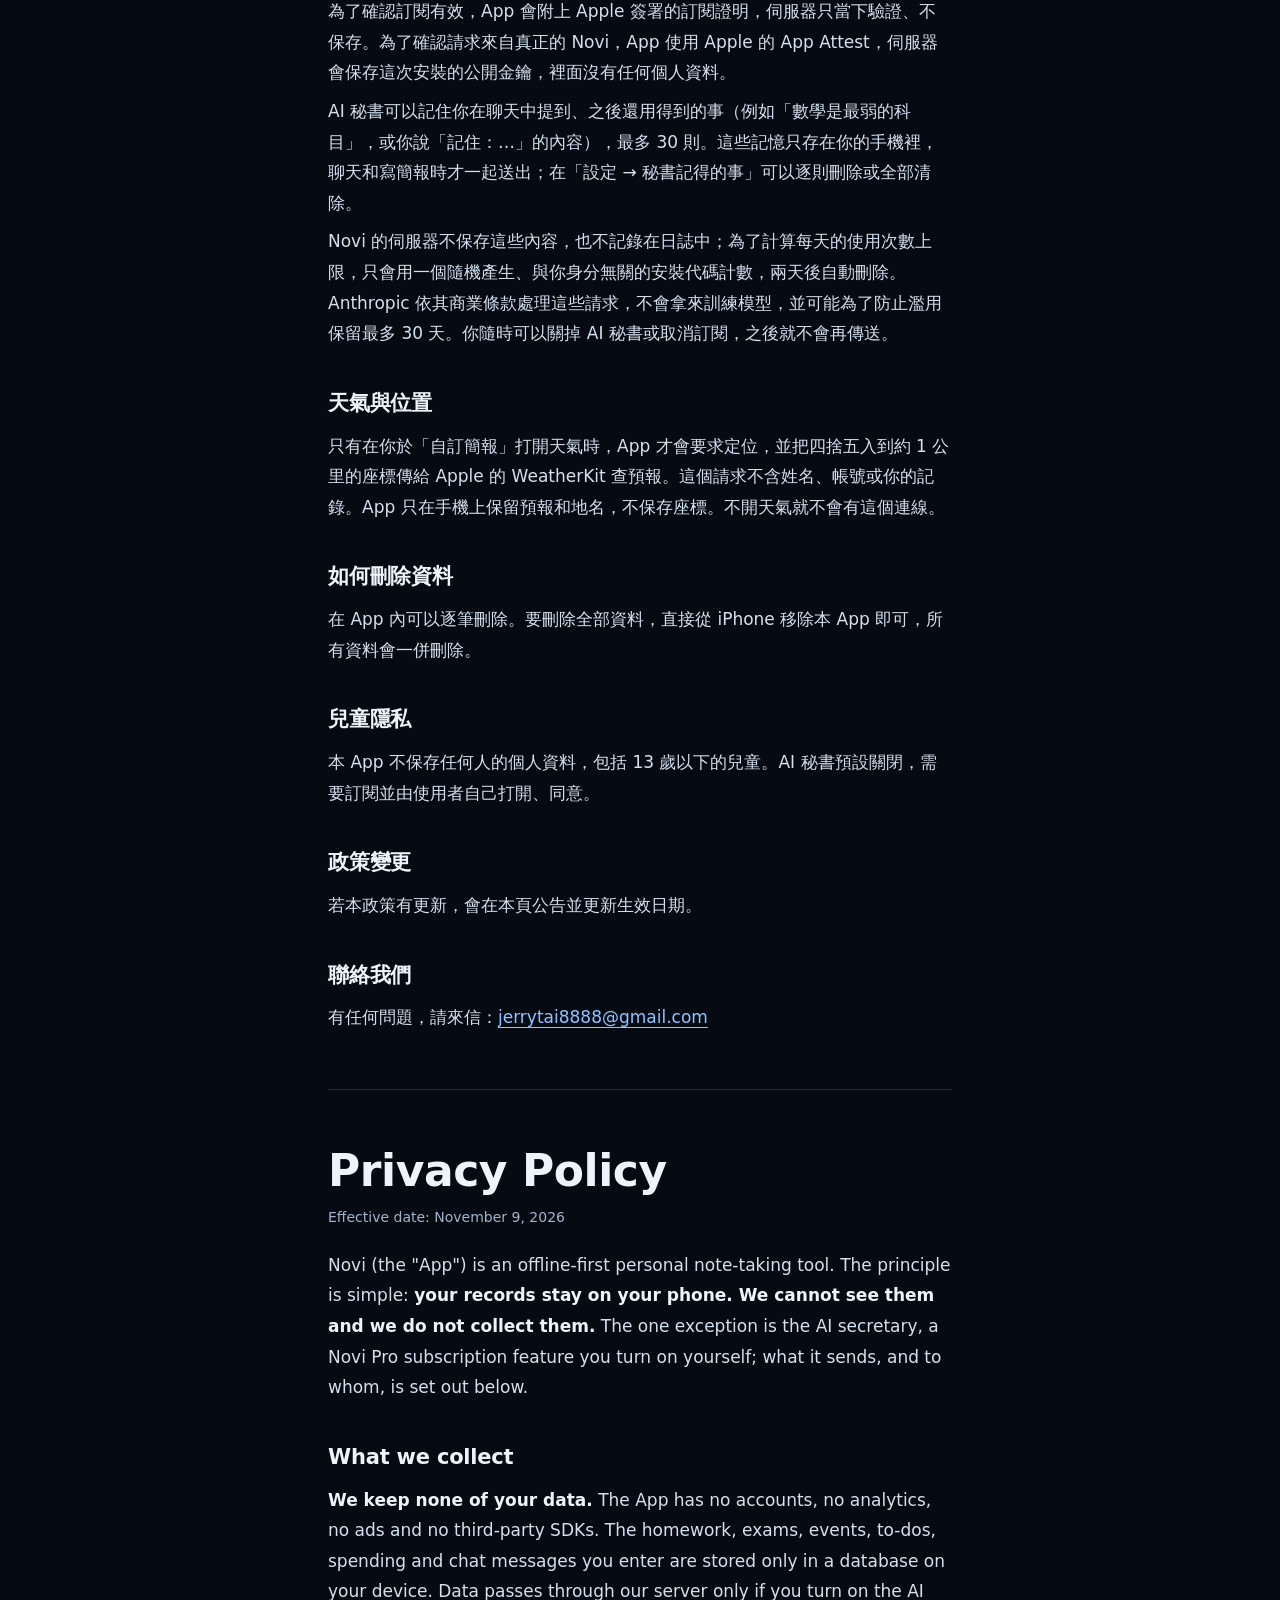
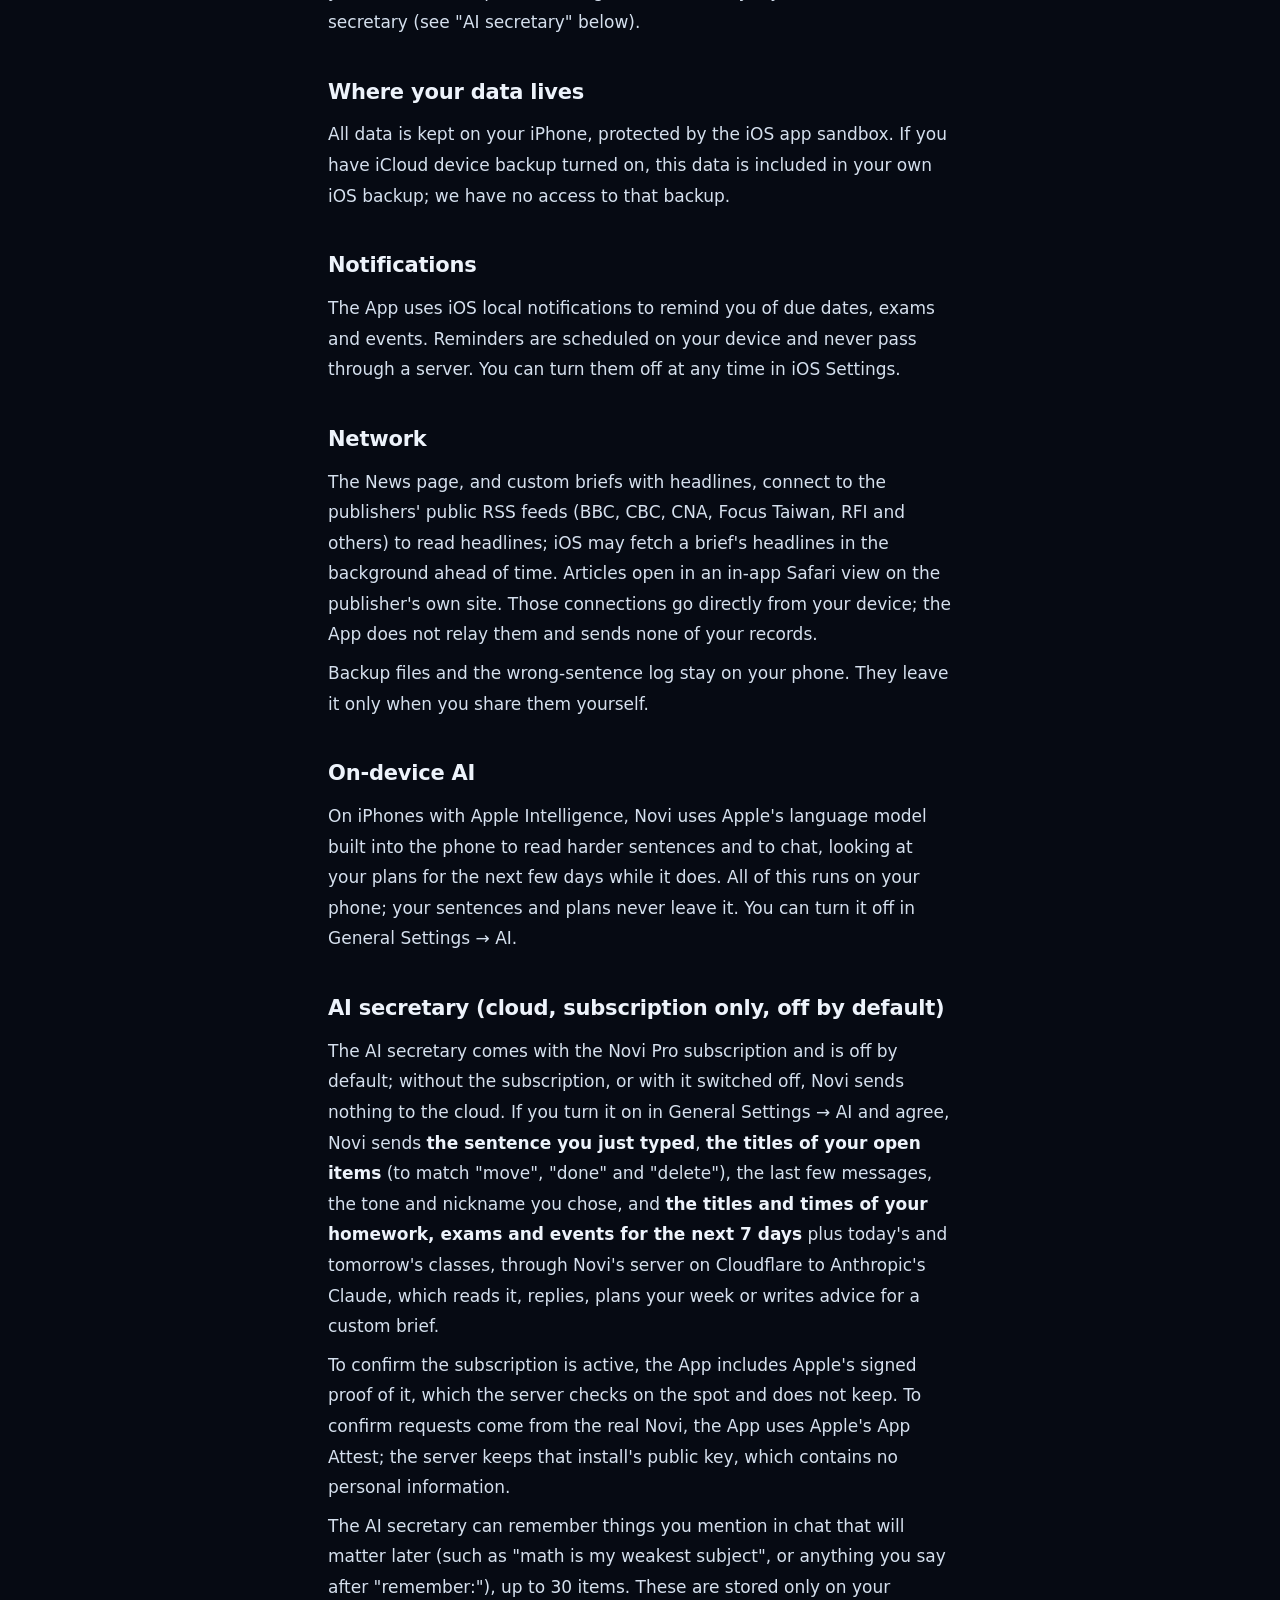
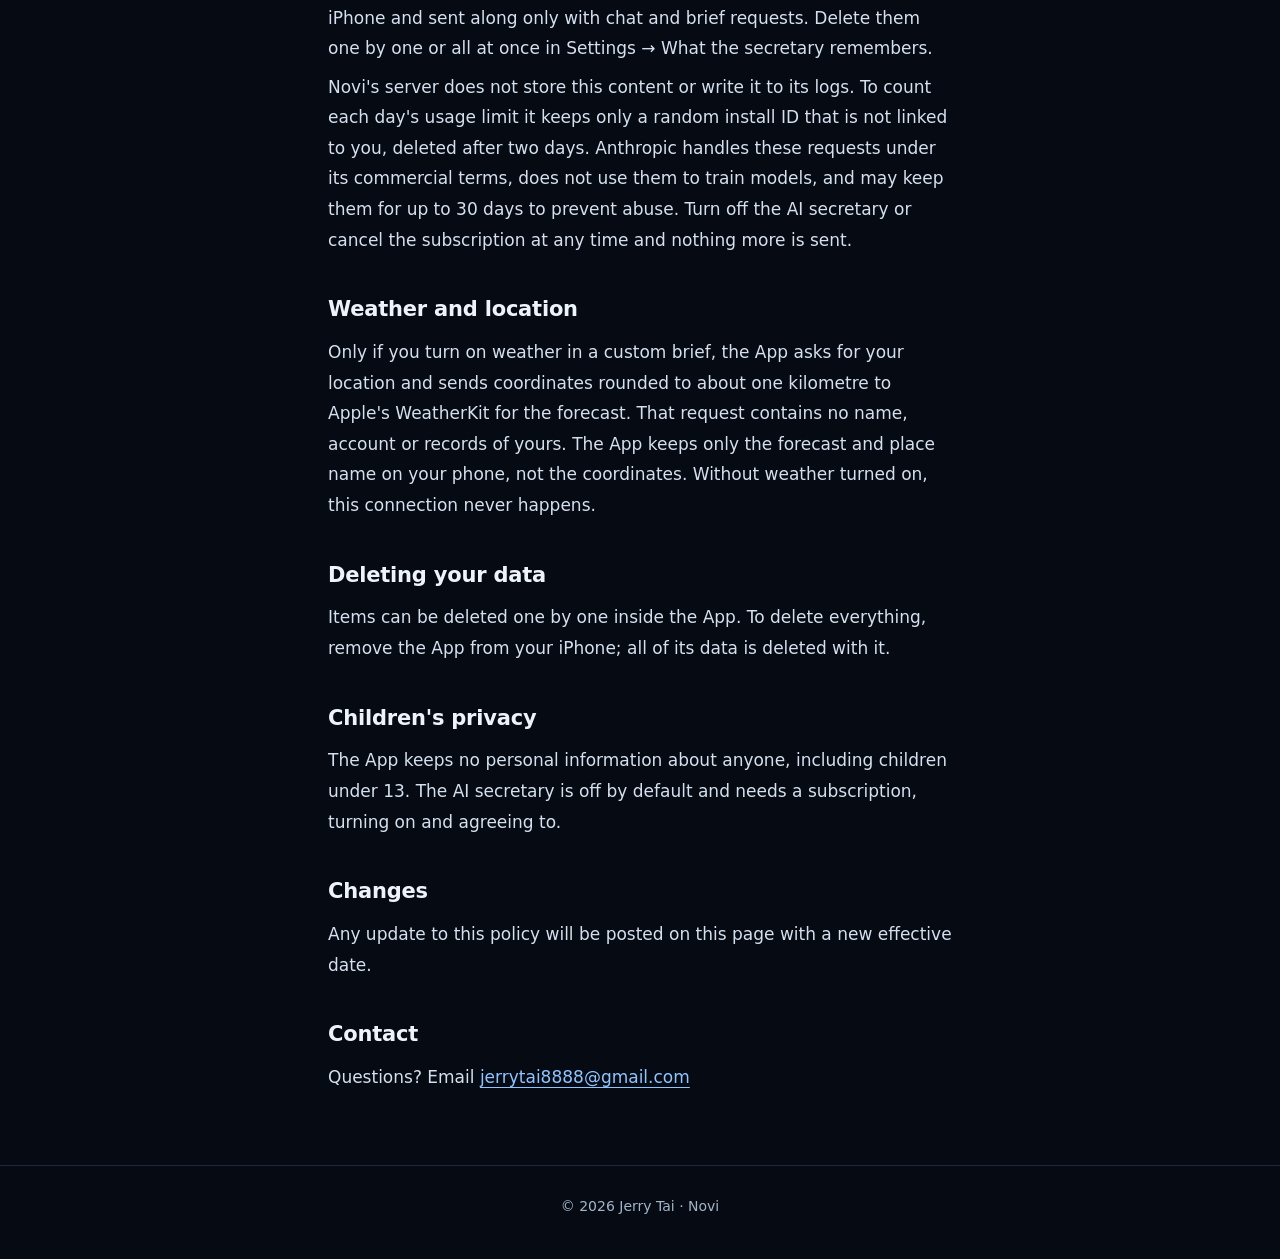
<file: privacy.html>
<!doctype html>
<html lang="zh-Hant">
<head>
<meta charset="utf-8">
<meta name="viewport" content="width=device-width, initial-scale=1">
<title>Novi — 隱私權政策 / Privacy Policy</title>
<link rel="stylesheet" href="style.css">
</head>
<body>
<header>
  <a class="brand" href="./"><img src="icon.png" alt="" width="40" height="40"> Novi</a>
  <nav><a href="#zh">中文</a> · <a href="#en">English</a> · <a href="./">支援 Support</a></nav>
</header>

<main>
<section id="zh">
  <h1>隱私權政策</h1>
  <p class="meta">生效日期：2026 年 11 月 9 日</p>

  <p>「Novi」（以下稱本 App）是一款以離線為主的個人記事工具。我們的原則很簡單：<strong>你的記錄只存在你的手機上，我們看不到、也不會收集。</strong>唯一的例外是你自己打開的「AI 秘書」（Novi Pro 訂閱的功能），下面會寫清楚傳了什麼、傳給誰。</p>

  <h2>我們收集什麼資料</h2>
  <p><strong>開發者不保存你的任何資料。</strong>本 App 沒有帳號、沒有分析工具、沒有廣告，也沒有任何第三方 SDK。你輸入的作業、考試、行程、待辦、記帳與聊天訊息，全部只儲存在你裝置本機的資料庫中。只有在你打開「AI 秘書」時，才會有資料經過我們的伺服器（見下方「AI 秘書」）。</p>

  <h2>資料儲存在哪裡</h2>
  <p>所有資料儲存在你的 iPhone 上，由 iOS 的沙盒保護。如果你有開啟 iCloud 裝置備份，這些資料會跟著 iOS 備份一起備份到你自己的 iCloud 帳號；我們無法存取該備份。</p>

  <h2>通知</h2>
  <p>本 App 使用 iOS 的「本機通知」提醒作業截止、考試與行程。提醒是在你的裝置上排程的，不會經過任何伺服器。你可以隨時在 iOS 設定中關閉通知。</p>

  <h2>網路連線</h2>
  <p>「新聞」頁和附有新聞頭條的自訂簡報，會連線到新聞媒體的公開 RSS（法廣、中央社、鉅亨網、BBC 中文等）讀取標題；簡報的頭條可能由 iOS 在背景先抓好。點開文章時由 app 內的 Safari 瀏覽該媒體網站。這些連線由你的裝置直接發出，本 App 不會在中間經手，也不會傳送你的任何記錄。</p>
  <p>備份檔和「記錯了」紀錄都存在手機上，只有你自己用分享功能傳出去時才會離開手機。</p>
  <h2>手機內建 AI</h2>
  <p>在支援 Apple Intelligence 的 iPhone 上，Novi 會用 Apple 內建在手機裡的語言模型理解比較難的句子、陪你聊天，聊天時也會參考你接下來幾天的行程。這些處理全部在你的手機上完成，句子和行程不會離開手機。你可以在「一般設定 → AI」關閉。</p>

  <h2>AI 秘書（雲端，訂閱才有，預設關閉）</h2>
  <p>AI 秘書是 Novi Pro 訂閱方案的功能，預設關閉；沒有訂閱或沒有打開時，Novi 不會把任何內容傳到雲端。在「一般設定 → AI」打開並同意說明後，Novi 會把<strong>你剛輸入的那一句話</strong>、<strong>未完成事項的標題</strong>（用來對應「改時間、完成、刪除」）、最近幾則對話、你選的語氣與暱稱，以及<strong>接下來 7 天的作業、考試、行程標題與時間</strong>和今明兩天的課表，透過 Novi 架在 Cloudflare 上的伺服器，交給 Anthropic 的 Claude 判斷、回話、排計畫或寫自訂簡報的建議。</p>
  <p>為了確認訂閱有效，App 會附上 Apple 簽署的訂閱證明，伺服器只當下驗證、不保存。為了確認請求來自真正的 Novi，App 使用 Apple 的 App Attest，伺服器會保存這次安裝的公開金鑰，裡面沒有任何個人資料。</p>
  <p>AI 秘書可以記住你在聊天中提到、之後還用得到的事（例如「數學是最弱的科目」，或你說「記住：…」的內容），最多 30 則。這些記憶只存在你的手機裡，聊天和寫簡報時才一起送出；在「設定 → 秘書記得的事」可以逐則刪除或全部清除。</p>
  <p>Novi 的伺服器不保存這些內容，也不記錄在日誌中；為了計算每天的使用次數上限，只會用一個隨機產生、與你身分無關的安裝代碼計數，兩天後自動刪除。Anthropic 依其商業條款處理這些請求，不會拿來訓練模型，並可能為了防止濫用保留最多 30 天。你隨時可以關掉 AI 秘書或取消訂閱，之後就不會再傳送。</p>

  <h2>天氣與位置</h2>
  <p>只有在你於「自訂簡報」打開天氣時，App 才會要求定位，並把四捨五入到約 1 公里的座標傳給 Apple 的 WeatherKit 查預報。這個請求不含姓名、帳號或你的記錄。App 只在手機上保留預報和地名，不保存座標。不開天氣就不會有這個連線。</p>

  <h2>如何刪除資料</h2>
  <p>在 App 內可以逐筆刪除。要刪除全部資料，直接從 iPhone 移除本 App 即可，所有資料會一併刪除。</p>

  <h2>兒童隱私</h2>
  <p>本 App 不保存任何人的個人資料，包括 13 歲以下的兒童。AI 秘書預設關閉，需要訂閱並由使用者自己打開、同意。</p>

  <h2>政策變更</h2>
  <p>若本政策有更新，會在本頁公告並更新生效日期。</p>

  <h2>聯絡我們</h2>
  <p>有任何問題，請來信：<a href="mailto:jerrytai8888@gmail.com">jerrytai8888@gmail.com</a></p>
</section>

<hr>

<section id="en" lang="en">
  <h1>Privacy Policy</h1>
  <p class="meta">Effective date: November 9, 2026</p>

  <p>Novi (the "App") is an offline-first personal note-taking tool. The principle is simple: <strong>your records stay on your phone. We cannot see them and we do not collect them.</strong> The one exception is the AI secretary, a Novi Pro subscription feature you turn on yourself; what it sends, and to whom, is set out below.</p>

  <h2>What we collect</h2>
  <p><strong>We keep none of your data.</strong> The App has no accounts, no analytics, no ads and no third-party SDKs. The homework, exams, events, to-dos, spending and chat messages you enter are stored only in a database on your device. Data passes through our server only if you turn on the AI secretary (see "AI secretary" below).</p>

  <h2>Where your data lives</h2>
  <p>All data is kept on your iPhone, protected by the iOS app sandbox. If you have iCloud device backup turned on, this data is included in your own iOS backup; we have no access to that backup.</p>

  <h2>Notifications</h2>
  <p>The App uses iOS local notifications to remind you of due dates, exams and events. Reminders are scheduled on your device and never pass through a server. You can turn them off at any time in iOS Settings.</p>

  <h2>Network</h2>
  <p>The News page, and custom briefs with headlines, connect to the publishers' public RSS feeds (BBC, CBC, CNA, Focus Taiwan, RFI and others) to read headlines; iOS may fetch a brief's headlines in the background ahead of time. Articles open in an in-app Safari view on the publisher's own site. Those connections go directly from your device; the App does not relay them and sends none of your records.</p>
  <p>Backup files and the wrong-sentence log stay on your phone. They leave it only when you share them yourself.</p>
  <h2>On-device AI</h2>
  <p>On iPhones with Apple Intelligence, Novi uses Apple's language model built into the phone to read harder sentences and to chat, looking at your plans for the next few days while it does. All of this runs on your phone; your sentences and plans never leave it. You can turn it off in General Settings → AI.</p>

  <h2>AI secretary (cloud, subscription only, off by default)</h2>
  <p>The AI secretary comes with the Novi Pro subscription and is off by default; without the subscription, or with it switched off, Novi sends nothing to the cloud. If you turn it on in General Settings → AI and agree, Novi sends <strong>the sentence you just typed</strong>, <strong>the titles of your open items</strong> (to match "move", "done" and "delete"), the last few messages, the tone and nickname you chose, and <strong>the titles and times of your homework, exams and events for the next 7 days</strong> plus today's and tomorrow's classes, through Novi's server on Cloudflare to Anthropic's Claude, which reads it, replies, plans your week or writes advice for a custom brief.</p>
  <p>To confirm the subscription is active, the App includes Apple's signed proof of it, which the server checks on the spot and does not keep. To confirm requests come from the real Novi, the App uses Apple's App Attest; the server keeps that install's public key, which contains no personal information.</p>
  <p>The AI secretary can remember things you mention in chat that will matter later (such as "math is my weakest subject", or anything you say after "remember:"), up to 30 items. These are stored only on your iPhone and sent along only with chat and brief requests. Delete them one by one or all at once in Settings → What the secretary remembers.</p>
  <p>Novi's server does not store this content or write it to its logs. To count each day's usage limit it keeps only a random install ID that is not linked to you, deleted after two days. Anthropic handles these requests under its commercial terms, does not use them to train models, and may keep them for up to 30 days to prevent abuse. Turn off the AI secretary or cancel the subscription at any time and nothing more is sent.</p>

  <h2>Weather and location</h2>
  <p>Only if you turn on weather in a custom brief, the App asks for your location and sends coordinates rounded to about one kilometre to Apple's WeatherKit for the forecast. That request contains no name, account or records of yours. The App keeps only the forecast and place name on your phone, not the coordinates. Without weather turned on, this connection never happens.</p>

  <h2>Deleting your data</h2>
  <p>Items can be deleted one by one inside the App. To delete everything, remove the App from your iPhone; all of its data is deleted with it.</p>

  <h2>Children's privacy</h2>
  <p>The App keeps no personal information about anyone, including children under 13. The AI secretary is off by default and needs a subscription, turning on and agreeing to.</p>

  <h2>Changes</h2>
  <p>Any update to this policy will be posted on this page with a new effective date.</p>

  <h2>Contact</h2>
  <p>Questions? Email <a href="mailto:jerrytai8888@gmail.com">jerrytai8888@gmail.com</a></p>
</section>
</main>

<footer>© 2026 Jerry Tai · Novi</footer>
</body>
</html>
</file>
<file: site.css>
/* Novi — night studio. One dark stage; the app's light screens and Novi are what glow on it. */
:root {
  color-scheme: dark;
  --ink: #060A13; --ink-1: #0B1220; --ink-2: #111A2D; --ink-3: #19243B;
  --line: rgba(170, 200, 240, .13); --line-2: rgba(170, 200, 240, .24);
  --text: #EDF3FB; --muted: #A3B4C9; --faint: #6F8098;
  --sky: #8FC4FF; --sky-2: #5C97E8; --blush: #F6BECB; --butter: #F3D9A4;
  --homework: #8FC4FF; --exam: #F2A8C0; --event: #8EDDB9; --todo: #F0C98A; --expense: #C3AEF2;
  --tone: var(--sky);
  --display: ui-rounded, "SF Pro Rounded", "PingFang TC", "Noto Sans TC", system-ui, "Segoe UI", "Microsoft JhengHei", sans-serif;
  --body: -apple-system, BlinkMacSystemFont, "SF Pro Text", "PingFang TC", "Noto Sans TC", "Segoe UI", "Microsoft JhengHei", sans-serif;
  --serif: ui-serif, "New York", "Iowan Old Style", "Palatino Linotype", Georgia, serif;
  --ease: cubic-bezier(.2, .7, .1, 1);
  --wrap: 1160px;
}

* { box-sizing: border-box; }
html { -webkit-text-size-adjust: 100%; scroll-behavior: smooth; scroll-padding-top: 84px; background: var(--ink); }
body {
  margin: 0; min-width: 320px; overflow-x: clip;
  font: 17px/1.75 var(--body); color: var(--text); background: var(--ink);
  -webkit-font-smoothing: antialiased;
}
img, svg { display: block; max-width: 100%; }
img { height: auto; }
h1, h2, h3, p, ul, ol, figure { margin: 0; }
ul, ol { padding: 0; list-style: none; }
a { color: var(--sky); text-underline-offset: 4px; text-decoration-thickness: 1px; }
button, input { font: inherit; color: inherit; }
button { cursor: pointer; }
:focus-visible { outline: 2px solid var(--sky); outline-offset: 3px; border-radius: 10px; }
.sprite { position: absolute; }
.sr-only { position: absolute !important; width: 1px; height: 1px; margin: -1px; overflow: hidden; clip-path: inset(50%); white-space: nowrap; }
svg.i { width: 1.1em; height: 1.1em; fill: none; stroke: currentColor; stroke-width: 1.7; stroke-linecap: round; stroke-linejoin: round; }

/* Each string exists in both languages; the attribute on <html> picks one. No script: Chinese, plus both support sections. */
html[data-lang="en"] body [lang="zh-Hant"],
html[data-lang="zh"] body [lang="en"],
html:not([data-lang]) body [lang="en"]:not(#en) { display: none !important; }

.skip { position: absolute; left: 16px; top: -80px; z-index: 40; padding: 12px 16px; border-radius: 12px; background: var(--ink-3); color: var(--text); }
.skip:focus { top: 12px; }

/* ---------- atmosphere ---------- */
.sky { position: fixed; inset: 0; z-index: -2; overflow: hidden; pointer-events: none; }
.sky i { position: absolute; border-radius: 50%; filter: blur(90px); opacity: .5; will-change: transform; }
.sky i:nth-child(1) { width: 62vmax; height: 62vmax; left: -18vmax; top: -24vmax; background: radial-gradient(closest-side, #24508F, transparent); animation: drift 38s ease-in-out infinite alternate; }
.sky i:nth-child(2) { width: 48vmax; height: 48vmax; right: -16vmax; top: 18vh; background: radial-gradient(closest-side, #5A2F5E, transparent); opacity: .34; animation: drift 46s ease-in-out infinite alternate-reverse; }
.sky i:nth-child(3) { width: 54vmax; height: 54vmax; left: 20vw; bottom: -34vmax; background: radial-gradient(closest-side, #16406E, transparent); opacity: .42; animation: drift 52s ease-in-out infinite alternate; }
@keyframes drift { to { transform: translate3d(6vmax, 4vmax, 0) scale(1.12); } }
.grain {
  position: fixed; inset: 0; z-index: 30; pointer-events: none; opacity: .07; mix-blend-mode: overlay;
  background-image: url("data:image/svg+xml,%3Csvg xmlns='http://www.w3.org/2000/svg' width='160' height='160'%3E%3Cfilter id='n'%3E%3CfeTurbulence type='fractalNoise' baseFrequency='.9' numOctaves='2' stitchTiles='stitch'/%3E%3C/filter%3E%3Crect width='100%25' height='100%25' filter='url(%23n)'/%3E%3C/svg%3E");
}

/* ---------- nav ---------- */
.nav {
  position: fixed; inset: 12px 12px auto; z-index: 20; margin: 0 auto; max-width: var(--wrap);
  display: flex; align-items: center; justify-content: space-between; gap: 10px;
  padding: 8px 8px 8px 14px; border-radius: 999px;
  background: rgba(11, 18, 32, .5); border: 1px solid transparent;
  -webkit-backdrop-filter: blur(18px) saturate(1.4); backdrop-filter: blur(18px) saturate(1.4);
  transition: background .4s, border-color .4s, box-shadow .4s;
}
.nav.scrolled { background: rgba(11, 18, 32, .78); border-color: var(--line); box-shadow: 0 14px 40px -18px rgba(0, 0, 0, .8); }
.brand { display: flex; align-items: center; gap: 10px; min-height: 44px; font: 800 20px/1 var(--display); letter-spacing: -.01em; color: var(--text); text-decoration: none; }
.brand img { border-radius: 10px; }
.links { display: flex; align-items: center; gap: 2px; }
.links a { display: flex; align-items: center; min-height: 44px; padding: 0 14px; border-radius: 999px; font-size: 15px; font-weight: 600; color: var(--muted); text-decoration: none; transition: color .2s, background .2s; }
.links a:hover { color: var(--text); background: rgba(255, 255, 255, .06); }
.nav-end { display: flex; align-items: center; gap: 6px; }
.switch { display: flex; padding: 3px; border-radius: 999px; background: rgba(255, 255, 255, .06); border: 1px solid var(--line); }
.switch button { min-width: 50px; min-height: 44px; padding: 0 12px; border: 0; border-radius: 999px; background: none; font-size: 14px; font-weight: 700; color: var(--muted); }
.switch button[aria-pressed="true"] { background: var(--text); color: var(--ink); }
.menu { display: none; width: 50px; height: 50px; border: 1px solid var(--line); border-radius: 50%; background: rgba(255, 255, 255, .06); place-items: center; }
.menu span, .menu span::before, .menu span::after { display: block; width: 18px; height: 2px; border-radius: 2px; background: var(--text); transition: transform .3s var(--ease), background .2s; }
.menu span { position: relative; }
.menu span::before, .menu span::after { content: ""; position: absolute; left: 0; }
.menu span::before { top: -6px; } .menu span::after { top: 6px; }
.nav.open .menu span { background: transparent; }
.nav.open .menu span::before { transform: translateY(6px) rotate(45deg); }
.nav.open .menu span::after { transform: translateY(-6px) rotate(-45deg); }
@media (max-width: 759px) {
  .menu { display: grid; }
  .links {
    position: absolute; inset: calc(100% + 8px) 0 auto; flex-direction: column; align-items: stretch; gap: 0; padding: 8px;
    border-radius: 24px; background: #0B1220; border: 1px solid var(--line); box-shadow: 0 30px 60px -20px rgba(0, 0, 0, .9);
    opacity: 0; visibility: hidden; transform: translateY(-8px); transition: opacity .25s, transform .3s var(--ease), visibility .25s;
  }
  .nav.open .links { opacity: 1; visibility: visible; transform: none; }
  .links a { min-height: 52px; padding: 0 16px; font-size: 17px; color: var(--text); }
}

/* ---------- shared ---------- */
.wrap { width: min(var(--wrap), 100% - 40px); margin: 0 auto; }
.sec { position: relative; padding: clamp(84px, 13vh, 160px) 0; }
.eyebrow { display: inline-flex; align-items: center; gap: 8px; font: 700 13px/1 var(--display); letter-spacing: .14em; text-transform: uppercase; color: var(--tone); }
.eyebrow::before { content: ""; width: 22px; height: 1px; background: currentColor; opacity: .7; }
h2 { font: 800 clamp(34px, 5vw, 64px)/1.08 var(--display); letter-spacing: -.025em; text-wrap: balance; }
h2 em, h1 em { font-style: normal; background: linear-gradient(100deg, var(--sky) 10%, #D6E6FF 45%, var(--blush) 95%); -webkit-background-clip: text; background-clip: text; color: transparent; }
h2 em, h1 em { display: block; }
h2[lang="en"] em, h1 [lang="en"] em { font-family: var(--serif); font-style: italic; font-weight: 600; letter-spacing: -.02em; padding-right: .08em; }
.lead { font-size: clamp(17px, 1.5vw, 20px); color: var(--muted); max-width: 34em; text-wrap: pretty; }
.lead a { display: inline-block; padding: 11px 0; margin: -11px 0; }
.fine { font-size: 13.5px; line-height: 1.6; color: var(--faint); }
.glass { background: linear-gradient(160deg, rgba(255, 255, 255, .07), rgba(255, 255, 255, .02)); border: 1px solid var(--line); border-radius: 28px; -webkit-backdrop-filter: blur(14px); backdrop-filter: blur(14px); box-shadow: inset 0 1px 0 rgba(255, 255, 255, .08), 0 40px 80px -40px rgba(0, 0, 0, .7); }

[data-reveal] { opacity: 0; transform: translate3d(0, 28px, 0); filter: blur(6px); transition: opacity .9s var(--ease), transform .9s var(--ease), filter .9s var(--ease); transition-delay: calc(var(--d, 0) * 90ms); }
[data-reveal].in { opacity: 1; transform: none; filter: none; }
html:not(.js) [data-reveal] { opacity: 1; transform: none; filter: none; }

.store {
  position: relative; display: inline-flex; align-items: center; gap: 10px; min-height: 56px; padding: 0 26px; border-radius: 999px;
  font: 700 17px/1 var(--display); color: var(--ink); text-decoration: none; background: linear-gradient(180deg, #fff, #CFE3FF);
  box-shadow: 0 0 0 1px rgba(255, 255, 255, .5) inset, 0 18px 44px -14px rgba(143, 196, 255, .65); transition: transform .3s var(--ease), box-shadow .3s;
}
.store:hover { transform: translateY(-2px); box-shadow: 0 0 0 1px rgba(255, 255, 255, .6) inset, 0 26px 56px -14px rgba(143, 196, 255, .8); }
.store[aria-disabled="true"] { background: rgba(255, 255, 255, .07); color: var(--text); border: 1px dashed var(--line-2); box-shadow: none; cursor: default; }
.store[aria-disabled="true"]:hover { transform: none; }
.store[aria-disabled="true"]::before { content: ""; width: 8px; height: 8px; border-radius: 50%; background: var(--butter); box-shadow: 0 0 0 0 rgba(243, 217, 164, .6); animation: ping 2.2s ease-out infinite; }
@keyframes ping { to { box-shadow: 0 0 0 12px rgba(243, 217, 164, 0); } }
.store .live { display: none; }
html.store-live .store .live { display: inline; } html.store-live .store .soon { display: none; }

/* ---------- Novi, the guide ---------- */
.novi { position: fixed; left: 0; top: 0; z-index: 5; width: var(--novi-size, 180px); height: var(--novi-size, 180px); pointer-events: none; will-change: transform; opacity: 0; transition: opacity .6s; }
html.novi-ready .novi { opacity: 1; }
.novi canvas { display: block; width: 100%; height: 100%; filter: drop-shadow(0 18px 22px rgba(0, 0, 0, .45)); transition: opacity .25s, filter .25s; }
.novi.changing canvas { opacity: .35; filter: blur(4px); }
/* On a phone Novi steps out of the way while you type. */
@media (max-width: 899px) { html.typing .novi, html.typing .novi-say { opacity: 0 !important; visibility: hidden; } }
.novi button { position: absolute; inset: 12% 22% 6%; border: 0; border-radius: 40%; background: none; pointer-events: auto; cursor: pointer; }
.novi::after { content: ""; position: absolute; left: 22%; right: 22%; bottom: 5%; height: 7%; border-radius: 50%; background: radial-gradient(closest-side, rgba(0, 0, 0, .5), transparent); z-index: -1; }
.novi-say {
  position: fixed; left: 0; top: 0; z-index: 8; width: max-content; max-width: min(250px, 62vw); margin: 0; padding: 10px 15px;
  border-radius: 18px 18px 18px 4px; font: 600 15px/1.45 var(--display); color: #16233A; background: #F4F8FF;
  box-shadow: 0 16px 34px -14px rgba(0, 0, 0, .7); opacity: 0; pointer-events: none; will-change: transform;
  transition: opacity .3s;
}
.novi-say.right { border-radius: 18px 18px 4px 18px; }
.novi-say.on { opacity: 1; }
.novi-say.big { font-size: 17px; }

/* ---------- hero ---------- */
.hero { position: relative; min-height: 100svh; display: grid; align-items: center; padding: 110px 0 60px; overflow: clip; }
.hero::before { content: ""; position: absolute; inset: 0; pointer-events: none; background: radial-gradient(520px circle at var(--mx, 70%) var(--my, 40%), rgba(143, 196, 255, .13), transparent 70%); }
.hero-grid { position: relative; display: grid; grid-template-columns: minmax(0, 1.05fr) minmax(0, .95fr); align-items: center; gap: 24px; }
.hero h1 { margin: 22px 0 22px; font: 800 clamp(46px, 7.6vw, 108px)/1.02 var(--display); letter-spacing: -.035em; }
.hero h1 span { display: block; }
.hero h1 > [lang="zh-Hant"] { font-size: .86em; line-height: 1.14; letter-spacing: -.01em; }
.hero .lead { margin-bottom: 30px; }
.hero .fine { margin-top: 16px; }
.hero-stage { position: relative; height: min(72svh, 640px); }
.hero-stage::before { content: ""; position: absolute; left: 50%; bottom: -2%; width: 86%; aspect-ratio: 3.4; transform: translateX(-50%); border-radius: 50%; background: radial-gradient(closest-side, rgba(143, 196, 255, .34), rgba(143, 196, 255, .08) 60%, transparent); filter: blur(6px); }
.hero-stage::after { content: ""; position: absolute; left: 50%; top: 6%; width: 78%; aspect-ratio: 1; transform: translateX(-50%); border-radius: 50%; border: 1px solid var(--line); box-shadow: 0 0 0 46px rgba(170, 200, 240, .035), 0 0 0 110px rgba(170, 200, 240, .02); }
.hero-stage .fallback { position: absolute; inset: 4% 0 0; width: 100%; height: 96%; object-fit: contain; display: none; }
html.novi-missing .hero-stage .fallback, html:not(.js) .hero-stage .fallback { display: block; }
.orbit { position: absolute; inset: 0; z-index: 1; pointer-events: none; }
.orbit li {
  position: absolute; left: var(--x); top: var(--y); display: inline-flex; align-items: center; gap: 7px; padding: 9px 14px; border-radius: 999px;
  font: 700 14px/1 var(--display); color: var(--c); background: color-mix(in srgb, var(--c) 13%, #0B1220 87%); border: 1px solid color-mix(in srgb, var(--c) 34%, transparent);
  box-shadow: 0 14px 30px -14px rgba(0, 0, 0, .8); transform: translate3d(calc(var(--px, 0) * var(--depth) * 1px), calc(var(--py, 0) * var(--depth) * 1px), 0);
  animation: bobble 6s ease-in-out infinite; animation-delay: calc(var(--i) * -1.3s); transition: transform .5s var(--ease);
}
@keyframes bobble { 50% { translate: 0 -10px; } }
.cue { position: absolute; left: 50%; bottom: 22px; transform: translateX(-50%); display: inline-flex; align-items: center; gap: 10px; min-height: 44px; font: 600 13px/1 var(--display); letter-spacing: .12em; text-transform: uppercase; color: var(--faint); text-decoration: none; }
.cue::after { content: ""; width: 1px; height: 30px; background: linear-gradient(var(--sky), transparent); animation: drop 2s var(--ease) infinite; transform-origin: top; }
@keyframes drop { 0% { transform: scaleY(0); } 60% { transform: scaleY(1); } 100% { transform: scaleY(1); opacity: 0; } }

/* ---------- try it ---------- */
.demo-grid { display: grid; grid-template-columns: minmax(0, .9fr) minmax(0, 1.1fr); gap: clamp(28px, 5vw, 80px); align-items: center; }
.demo-grid h2 { margin: 18px 0 20px; }
.kinds { display: flex; flex-wrap: wrap; gap: 8px; margin-top: 26px; }
.tag { display: inline-flex; align-items: center; gap: 6px; padding: 5px 11px; border-radius: 999px; font: 700 12.5px/1.2 var(--display); color: var(--c, var(--sky)); background: color-mix(in srgb, var(--c, var(--sky)) 15%, transparent); white-space: nowrap; }
.t-homework { --c: var(--homework); } .t-exam { --c: var(--exam); } .t-event { --c: var(--event); } .t-todo { --c: var(--todo); } .t-expense { --c: var(--expense); }
.console { position: relative; padding: 18px; border-radius: 34px; }
.console::before { content: ""; position: absolute; inset: -1px; z-index: -1; border-radius: inherit; padding: 1px; background: linear-gradient(140deg, rgba(143, 196, 255, .7), transparent 38%, transparent 62%, rgba(246, 190, 203, .6)); -webkit-mask: linear-gradient(#000 0 0) content-box, linear-gradient(#000 0 0); -webkit-mask-composite: xor; mask-composite: exclude; }
.thread { display: flex; flex-direction: column; justify-content: flex-end; gap: 14px; min-height: 330px; padding: 6px 4px 16px; }
.thread li { display: grid; gap: 8px; animation: rise .5s var(--ease) both; }
@keyframes rise { from { opacity: 0; transform: translateY(14px); } }
.thread .me { justify-self: end; max-width: 80%; padding: 10px 16px; border-radius: 20px 20px 6px 20px; background: linear-gradient(180deg, #CFE3FA, #B9D5F4); color: #1B3350; font-weight: 600; overflow-wrap: anywhere; }
.thread .card { justify-self: start; display: grid; grid-template-columns: auto 1fr; gap: 12px; align-items: center; max-width: 92%; padding: 12px 16px 12px 12px; border-radius: 20px 20px 20px 6px; background: rgba(255, 255, 255, .06); border: 1px solid color-mix(in srgb, var(--c) 30%, transparent); }
.thread .tile { display: grid; place-items: center; width: 42px; height: 42px; border-radius: 13px; color: var(--c); background: color-mix(in srgb, var(--c) 18%, transparent); }
.thread .tile svg { width: 22px; height: 22px; }
.thread .ct { display: flex; flex-wrap: wrap; align-items: center; gap: 8px; font-weight: 700; overflow-wrap: anywhere; }
.thread .card p { line-height: 1.45; } .thread .card p + p { font-size: 14.5px; color: var(--muted); }
.chips { display: flex; flex-wrap: wrap; gap: 8px; margin-bottom: 12px; }
.chips button { min-height: 44px; padding: 0 15px; border-radius: 999px; border: 1px solid var(--line); background: rgba(255, 255, 255, .04); font-size: 14.5px; font-weight: 600; color: var(--muted); transition: color .2s, border-color .2s, background .2s, transform .3s var(--ease); }
.chips button:hover { color: var(--text); border-color: var(--line-2); background: rgba(255, 255, 255, .08); transform: translateY(-2px); }
.composer { display: flex; gap: 8px; padding: 6px; border-radius: 999px; background: rgba(4, 8, 16, .6); border: 1px solid var(--line); transition: border-color .2s, box-shadow .2s; }
.composer:focus-within { border-color: var(--sky); box-shadow: 0 0 0 4px rgba(143, 196, 255, .16); }
.composer input { flex: 1; min-width: 0; min-height: 48px; padding: 0 16px; border: 0; background: none; font-size: 17px; outline: none; }
.composer input::placeholder { color: var(--faint); }
.composer button { flex: none; width: 48px; height: 48px; border: 0; border-radius: 50%; display: grid; place-items: center; background: linear-gradient(180deg, #fff, #BFDAFF); color: var(--ink); transition: transform .3s var(--ease); }
.composer button:hover { transform: scale(1.06); }
.composer button svg { width: 22px; height: 22px; stroke-width: 2.4; }
.console .fine { margin: 12px 8px 2px; }

/* ---------- the tour ---------- */
.tour { position: relative; height: 620vh; }
.tour-stage { position: sticky; top: 0; z-index: 6; height: 100svh; overflow: clip; pointer-events: none; display: grid; grid-template-columns: minmax(0, .82fr) minmax(0, 1.18fr); align-items: center; gap: 20px; width: min(var(--wrap), 100% - 40px); margin: 0 auto; }
.tour-stage::before { content: ""; position: absolute; inset: 12% -30% 12% 30%; z-index: -1; border-radius: 50%; background: radial-gradient(closest-side, color-mix(in srgb, var(--tone) 26%, transparent), transparent); filter: blur(40px); }
.tour-copy { position: relative; min-height: 320px; }
.slide { position: absolute; inset: 0 0 auto; opacity: 0; transform: translate3d(0, 26px, 0); filter: blur(8px); transition: opacity .55s var(--ease), transform .7s var(--ease), filter .55s; }
.slide.on { opacity: 1; transform: none; filter: none; }
.slide h3 { margin: 16px 0 16px; font: 800 clamp(30px, 4.2vw, 56px)/1.1 var(--display); letter-spacing: -.025em; text-wrap: balance; }
.slide p { color: var(--muted); font-size: clamp(16px, 1.4vw, 19px); max-width: 26em; }
.pro-mark { display: inline-block; margin-left: 10px; padding: 4px 9px; border-radius: 8px; font: 800 11px/1 var(--display); letter-spacing: .1em; vertical-align: middle; color: var(--ink); background: linear-gradient(120deg, var(--butter), #FFF1CF); }
.reel { position: relative; height: 100%; perspective: 1500px; perspective-origin: 50% 46%; }
.phone { position: absolute; left: 50%; top: 50%; width: clamp(210px, 23vw, 300px); margin: 0; aspect-ratio: 660 / 1434; translate: -50% -50%; padding: 9px; border-radius: 42px; background: linear-gradient(160deg, #26334D, #0A101D); box-shadow: inset 0 0 0 1px rgba(255, 255, 255, .12), 0 50px 90px -30px rgba(0, 0, 0, .9), 0 0 90px -20px color-mix(in srgb, var(--tone) 50%, transparent); will-change: transform, opacity; }
.phone img { width: 100%; height: 100%; object-fit: cover; border-radius: 34px; }
.dots { position: absolute; right: 0; top: 50%; translate: 0 -50%; display: grid; pointer-events: auto; }
.dots button { width: 44px; height: 44px; border: 0; background: none; display: grid; place-items: center; }
.dots button::before { content: ""; width: 6px; height: 6px; border-radius: 6px; background: var(--faint); transition: height .4s var(--ease), background .3s; }
.dots button[aria-current="true"]::before { height: 22px; background: var(--tone); }

/* ---------- wardrobe ---------- */
.closet h2 { margin: 18px 0 18px; }
.rack { display: grid; grid-template-columns: repeat(5, minmax(0, 1fr)); gap: 14px; margin-top: 34px; }
.rack button { position: relative; width: 100%; height: 100%; padding: 12px 8px 12px; border-radius: 22px; border: 1px solid var(--line); background: rgba(255, 255, 255, .035); display: grid; justify-items: center; align-content: start; gap: 8px; font: 600 13.5px/1.25 var(--display); color: var(--muted); transition: transform .35s var(--ease), border-color .25s, background .25s, color .25s; }
.rack button img { height: 104px; width: auto; object-fit: contain; transition: transform .45s var(--ease); filter: drop-shadow(0 10px 12px rgba(0, 0, 0, .4)); }
.rack button:hover { transform: translateY(-6px); border-color: var(--line-2); color: var(--text); }
.rack button:hover img { transform: scale(1.08) rotate(-3deg); }
.rack button[aria-pressed="true"] { border-color: var(--sky); background: rgba(143, 196, 255, .1); color: var(--text); box-shadow: 0 0 0 4px rgba(143, 196, 255, .12); }

/* ---------- Pro ---------- */
.pro-top { display: grid; grid-template-columns: minmax(0, 1fr) minmax(0, .8fr); gap: clamp(24px, 5vw, 70px); align-items: center; }
.pro-top h2 { margin: 18px 0 18px; }
.duo { position: relative; height: clamp(340px, 42vw, 520px); perspective: 1400px; }
.duo .phone { width: clamp(170px, 19vw, 240px); padding: 7px; border-radius: 34px; --tone: var(--butter); }
.duo .phone img { border-radius: 28px; }
.duo .phone:nth-child(1) { left: 34%; transform: rotateY(18deg) rotateZ(-4deg) translateZ(-40px); }
.duo .phone:nth-child(2) { left: 68%; transform: rotateY(-14deg) rotateZ(5deg) translateY(6%); }
.plans { display: grid; grid-template-columns: repeat(3, minmax(0, 1fr)); gap: 16px; margin-top: 46px; }
.plan-card { position: relative; padding: 26px 24px 24px; display: flex; flex-direction: column; gap: 6px; }
.plan-card.best { background: linear-gradient(160deg, rgba(143, 196, 255, .18), rgba(246, 190, 203, .07)); border-color: rgba(143, 196, 255, .45); }
.plan-card h3 { font: 700 16px/1.3 var(--display); color: var(--muted); letter-spacing: .02em; }
.price { font: 600 clamp(38px, 4vw, 52px)/1.1 var(--serif); letter-spacing: -.02em; }
.price small { font: 600 15px/1 var(--body); color: var(--muted); letter-spacing: 0; }
.plan-card p { font-size: 15px; color: var(--muted); line-height: 1.6; }
.plan-card .flag { align-self: flex-start; margin-bottom: 6px; padding: 5px 10px; border-radius: 8px; font: 800 11px/1 var(--display); letter-spacing: .1em; color: var(--ink); background: linear-gradient(120deg, var(--sky), #E2EEFF); }
details.compare { margin-top: 18px; border-radius: 24px; border: 1px solid var(--line); background: rgba(255, 255, 255, .025); overflow: hidden; }
details.compare > summary, .faq summary { display: flex; align-items: center; justify-content: space-between; gap: 14px; min-height: 60px; padding: 8px 22px; font: 700 17px/1.4 var(--display); cursor: pointer; list-style: none; }
summary::-webkit-details-marker { display: none; }
summary::after { content: ""; flex: none; width: 10px; height: 10px; border-right: 2px solid var(--muted); border-bottom: 2px solid var(--muted); transform: translateY(-3px) rotate(45deg); transition: transform .3s var(--ease); }
details[open] > summary::after { transform: translateY(2px) rotate(-135deg); }
.compare table { width: 100%; border-collapse: collapse; font-size: 15px; }
.compare th, .compare td { padding: 13px 14px; border-top: 1px solid var(--line); text-align: center; vertical-align: middle; line-height: 1.4; }
.compare th[scope="row"] { text-align: left; font-weight: 600; padding-left: 22px; }
.compare thead th { font: 700 14px/1 var(--display); color: var(--muted); } .compare thead th.pro { color: var(--butter); }
.compare td svg { width: 20px; height: 20px; margin: 0 auto; fill: none; stroke: var(--sky); stroke-width: 2.4; stroke-linecap: round; stroke-linejoin: round; }
.compare td.none { color: var(--faint); }
.pro-note { margin-top: 20px; }

/* ---------- privacy ---------- */
.vault { padding: clamp(28px, 5vw, 64px); display: grid; grid-template-columns: minmax(0, 1.1fr) minmax(0, .9fr); gap: clamp(24px, 4vw, 60px); align-items: center; border-radius: 40px; }
.vault h2 { margin: 18px 0 20px; }
.vault .lead + .lead { margin-top: 14px; }
.vault a.more { display: inline-flex; align-items: center; min-height: 44px; margin-top: 14px; font-weight: 700; }
.trio { display: grid; gap: 12px; }
.trio li { display: flex; align-items: center; gap: 16px; padding: 18px 20px; border-radius: 20px; background: rgba(4, 8, 16, .45); border: 1px solid var(--line); font: 700 clamp(18px, 1.9vw, 24px)/1.25 var(--display); }
.trio li::before { content: ""; flex: none; width: 34px; height: 34px; border-radius: 50%; background: color-mix(in srgb, var(--event) 18%, transparent) url("data:image/svg+xml,%3Csvg xmlns='http://www.w3.org/2000/svg' viewBox='0 0 24 24' fill='none' stroke='%238EDDB9' stroke-width='2.6' stroke-linecap='round' stroke-linejoin='round'%3E%3Cpath d='m6 12.5 4 4L18 8'/%3E%3C/svg%3E") center / 20px no-repeat; }

/* ---------- support ---------- */
.help { display: grid; grid-template-columns: minmax(0, .7fr) minmax(0, 1.3fr); gap: clamp(24px, 5vw, 70px); align-items: start; }
.help-head { position: sticky; top: 110px; } .help-head h2 { margin: 18px 0 16px; }
.faq > section > h2 { display: none; }
.faq details { border-radius: 20px; border: 1px solid var(--line); background: rgba(255, 255, 255, .025); transition: background .25s, border-color .25s; }
.faq details[open] { background: rgba(255, 255, 255, .05); border-color: var(--line-2); }
.faq details + details { margin-top: 10px; }
.faq h3 { font: inherit; }
.faq .a { padding: 0 22px 20px; color: var(--muted); }
.faq .a p + p, .faq .a ul + p { margin-top: 10px; }
.faq code { padding: 2px 8px; border-radius: 8px; background: rgba(255, 255, 255, .07); font: 600 14.5px/1.6 ui-monospace, "SF Mono", Menlo, monospace; color: var(--text); }
.howto { display: grid; gap: 8px; margin: 12px 0; }
.howto li { display: flex; flex-wrap: wrap; align-items: center; gap: 8px; }
.faq .a a { display: inline-block; padding: 10px 0; margin: -10px 0; }

/* ---------- footer ---------- */
footer { position: relative; padding: clamp(90px, 16vh, 180px) 20px calc(clamp(170px, 26vh, 250px) + env(safe-area-inset-bottom)); text-align: center; overflow: clip; }
footer::before { content: ""; position: absolute; left: 50%; bottom: -46vmax; width: 110vmax; height: 80vmax; translate: -50% 0; border-radius: 50%; background: radial-gradient(closest-side, rgba(92, 151, 232, .34), transparent); pointer-events: none; }
footer h2 { position: relative; margin-bottom: 30px; font-size: clamp(40px, 8vw, 110px); }
footer .store { position: relative; }
.foot { position: relative; margin-top: 54px; display: grid; gap: 6px; justify-items: center; color: var(--faint); font-size: 14px; }
.foot nav { display: flex; flex-wrap: wrap; justify-content: center; gap: 4px 6px; }
.foot nav a { display: inline-flex; align-items: center; min-height: 44px; padding: 0 14px; color: var(--muted); text-decoration: none; border-radius: 999px; }
.foot nav a:hover { color: var(--text); background: rgba(255, 255, 255, .06); }

/* ---------- narrow screens ---------- */
@media (max-width: 899px) {
  .hero { padding-top: 96px; align-items: start; }
  .hero-grid { grid-template-columns: minmax(0, 1fr); gap: 0; }
  .hero-stage { height: min(44svh, 400px); margin-top: 8px; }
  .orbit li { font-size: 12.5px; padding: 7px 11px; }
  .cue { display: none; }
  .demo-grid, .pro-top, .vault, .help { grid-template-columns: minmax(0, 1fr); }
  .help-head { position: static; }
  .plans { grid-template-columns: minmax(0, 1fr); }
  .rack { grid-template-columns: repeat(auto-fill, minmax(102px, 1fr)); gap: 10px; }
  .rack button img { height: 88px; }
  .tour-stage { grid-template-columns: minmax(0, 1fr); grid-template-rows: auto minmax(0, 1fr); align-items: start; gap: 0; padding-top: 86px; }
  .tour-copy { min-height: 190px; }
  .slide h3 { margin: 10px 0 8px; font-size: clamp(26px, 7vw, 36px); }
  .slide p { font-size: 15.5px; line-height: 1.6; }
  .reel { perspective: 1000px; }
  .phone { width: min(50vw, 236px, 27svh); padding: 7px; border-radius: 32px; top: 44%; }
  .phone img { border-radius: 26px; }
  .dots { right: -14px; }
  .duo { height: 380px; }
  .duo .phone { width: 168px; top: 50%; }
  .novi-say { font-size: 14px; max-width: min(210px, 58vw); }
  .novi-say.big { font-size: 15px; }
  .compare th, .compare td { padding: 12px 8px; font-size: 14px; }
  .compare th[scope="row"] { padding-left: 16px; }
}

@media (prefers-reduced-motion: reduce) {
  html { scroll-behavior: auto; }
  *, *::before, *::after { animation: none !important; transition-duration: .01ms !important; }
  [data-reveal] { opacity: 1; transform: none; filter: none; }
  .tour { height: auto; }
  .tour-stage { position: relative; height: auto; display: block; padding: 90px 0 40px; }
  .tour-copy { min-height: 0; }
  .slide { position: static; opacity: 1; transform: none; filter: none; margin-bottom: 26px; }
  .reel { height: auto; display: grid; grid-template-columns: repeat(auto-fill, minmax(190px, 1fr)); gap: 18px; margin-top: 20px; }
  .phone { position: static; translate: none; width: 100%; transform: none !important; opacity: 1 !important; }
  .dots { display: none; }
}
</file>
<file: style.css>
/* The privacy page: the same night as the home page, set for reading. */
:root {
  color-scheme: dark;
  --ink: #EDF3FB; --muted: #A3B4C9; --accent: #8FC4FF; --bg: #060A13; --card: #111A2D; --line: rgba(170, 200, 240, .16);
}
* { box-sizing: border-box; }
html { background: var(--bg); scroll-behavior: smooth; }
body {
  margin: 0;
  font: 17px/1.8 -apple-system, BlinkMacSystemFont, "PingFang TC", "Noto Sans TC", system-ui, sans-serif;
  color: var(--ink);
  background: radial-gradient(1100px 600px at 0% -10%, rgba(36, 80, 143, .45), transparent 70%), var(--bg);
  background-repeat: no-repeat;
  -webkit-font-smoothing: antialiased;
}
header {
  display: flex; align-items: center; justify-content: space-between; gap: 12px; flex-wrap: wrap;
  padding: 14px clamp(16px, 5vw, 48px);
  border-bottom: 1px solid var(--line);
}
.brand { display: flex; align-items: center; gap: 10px; min-height: 44px; font: 800 20px/1 ui-rounded, "SF Pro Rounded", "PingFang TC", system-ui, sans-serif; color: var(--ink); text-decoration: none; }
.brand img { border-radius: 10px; }
.brand span { color: var(--muted); font-weight: 500; }
nav { color: var(--muted); }
nav a { display: inline-flex; align-items: center; min-height: 44px; padding: 0 8px; color: var(--accent); text-decoration: none; font-weight: 600; }
main { max-width: 720px; margin: 0 auto; padding: 24px clamp(16px, 5vw, 48px) 64px; }
h1, h2, h3 { font-family: ui-rounded, "SF Pro Rounded", "PingFang TC", system-ui, sans-serif; letter-spacing: -.01em; }
h1 { font-size: clamp(30px, 5vw, 44px); line-height: 1.15; margin: 32px 0 6px; }
h2 { font-size: 21px; margin: 36px 0 8px; }
h3 { font-size: 17px; margin: 24px 0 4px; }
p, li { margin: 8px 0; color: #D5E0EE; }
strong { color: var(--ink); }
.meta { color: var(--muted); font-size: 14px; margin-bottom: 20px; }
code { background: var(--card); border: 1px solid var(--line); border-radius: 6px; padding: 1px 6px; font-size: 15px; }
hr { border: 0; border-top: 1px solid var(--line); margin: 56px 0; }
a { color: var(--accent); text-underline-offset: 4px; }
:focus-visible { outline: 2px solid var(--accent); outline-offset: 3px; border-radius: 8px; }
footer { text-align: center; color: var(--muted); font-size: 14px; padding: 28px 24px 40px; border-top: 1px solid var(--line); }
</file>
